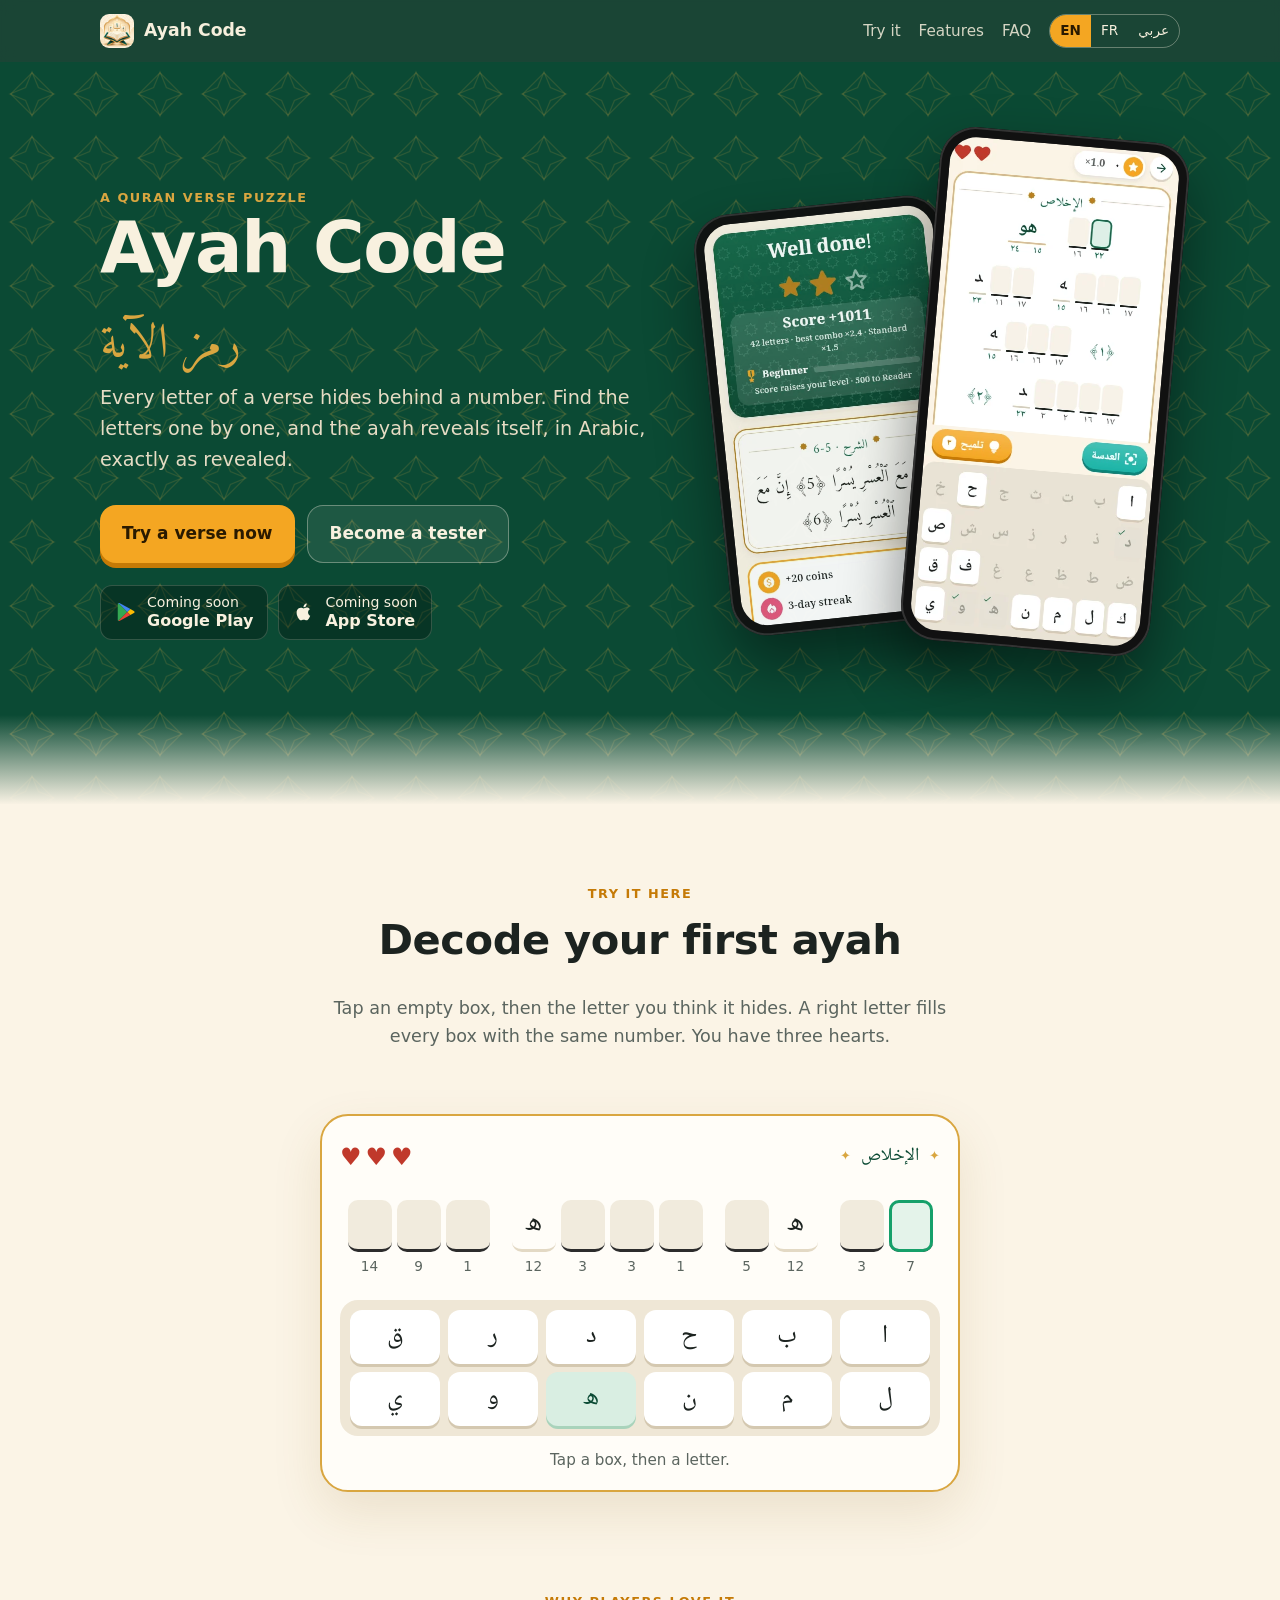
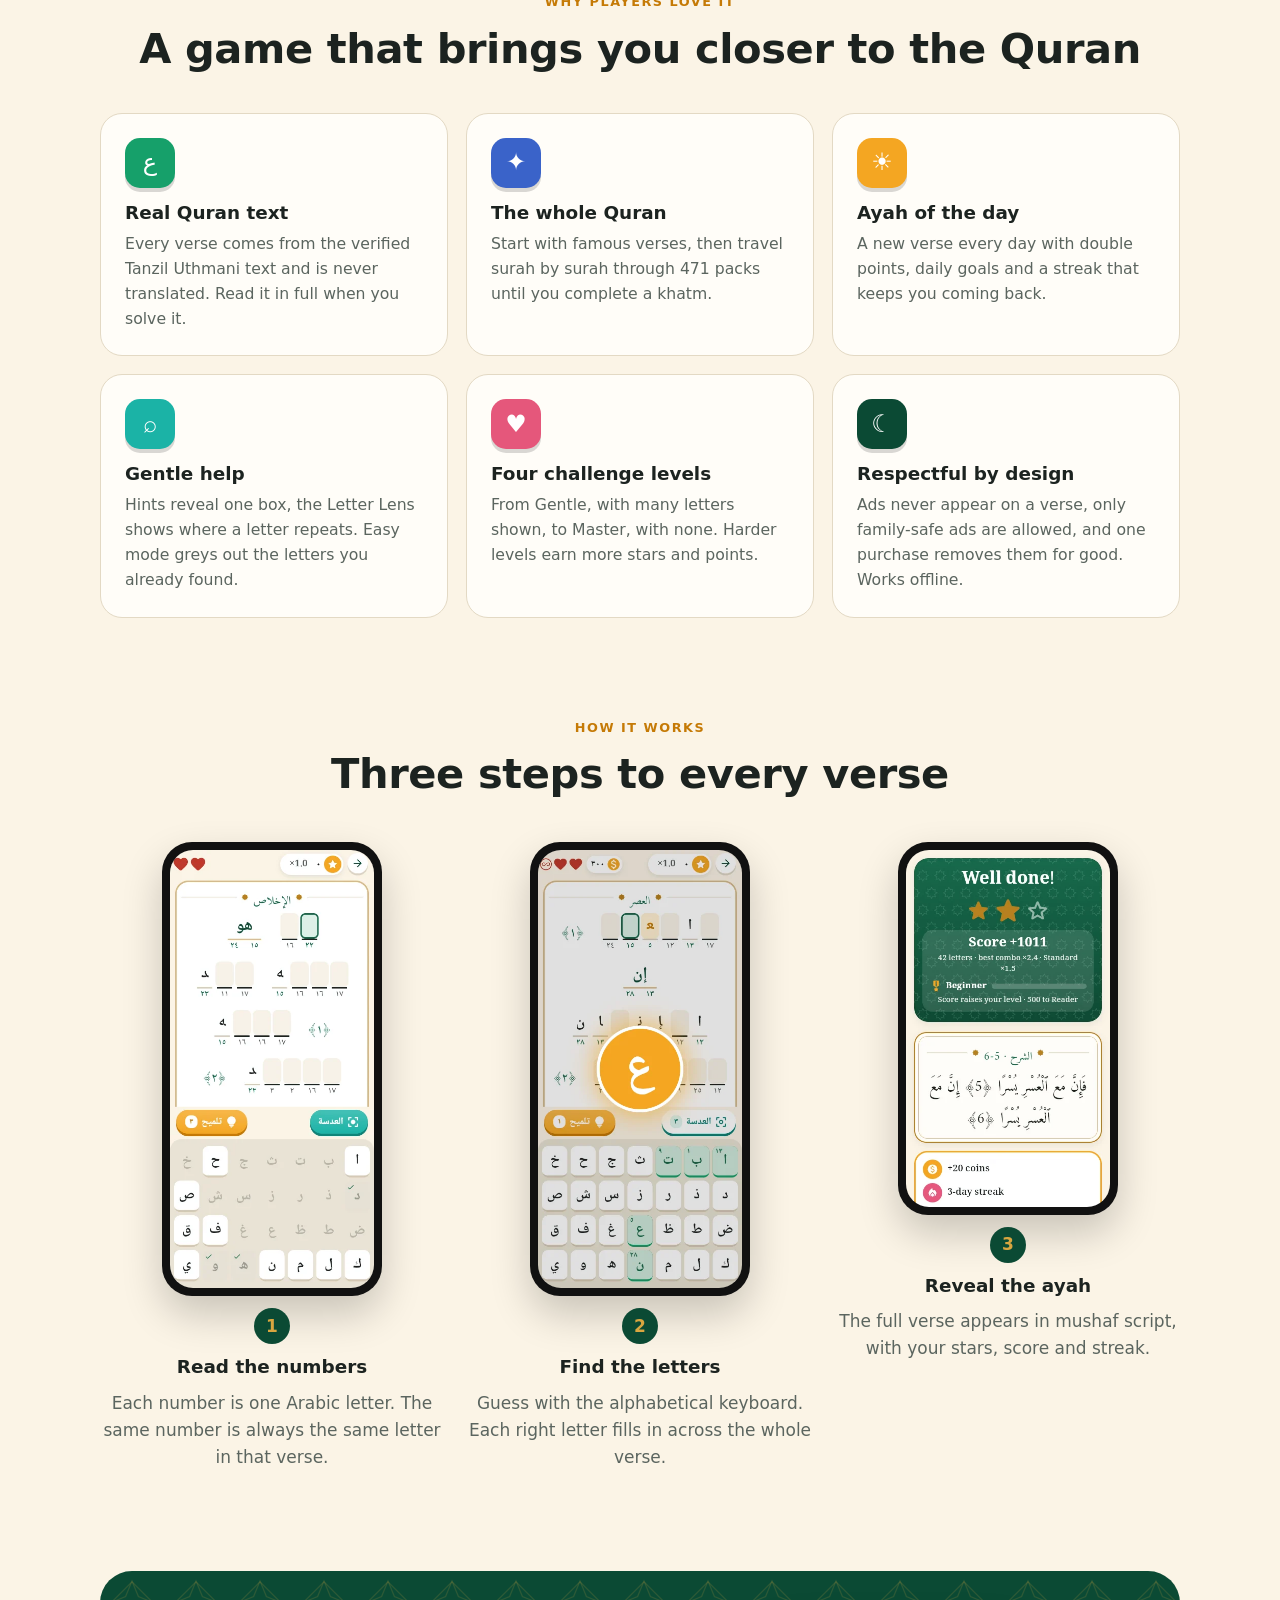
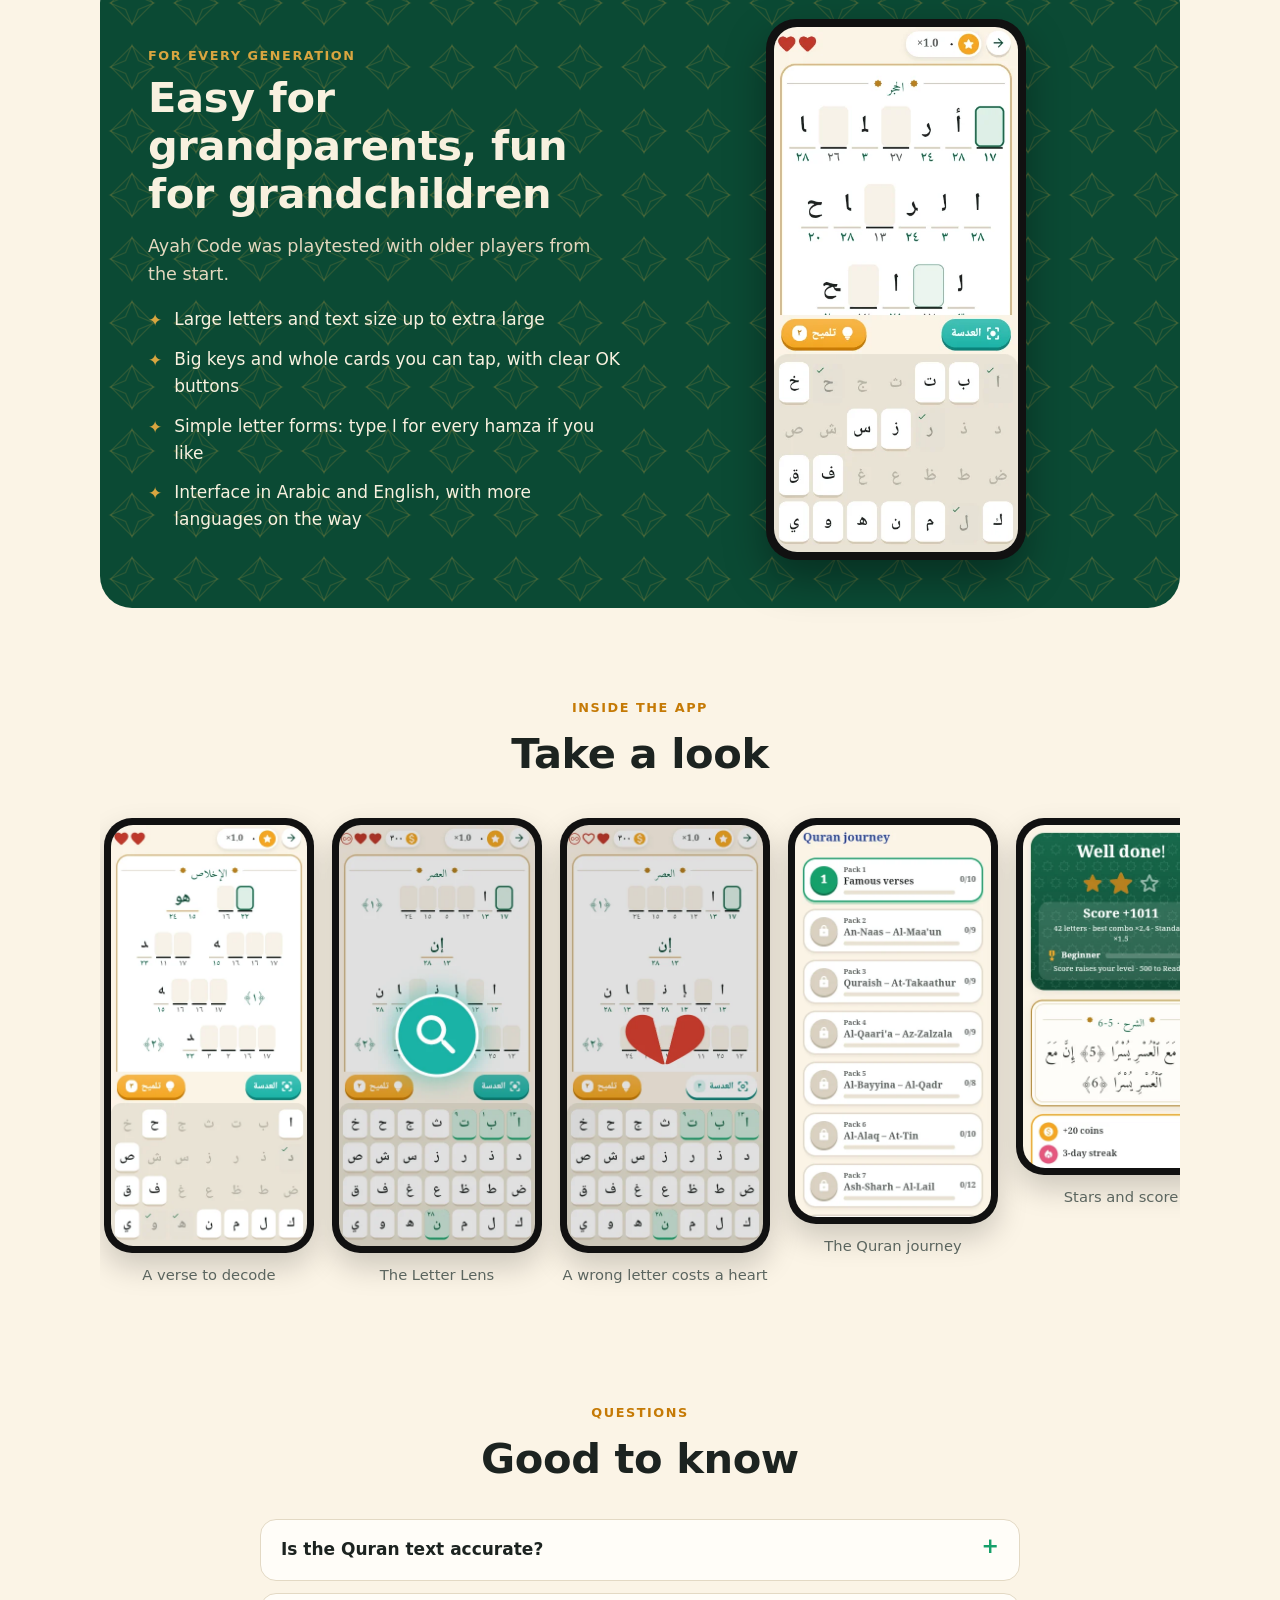
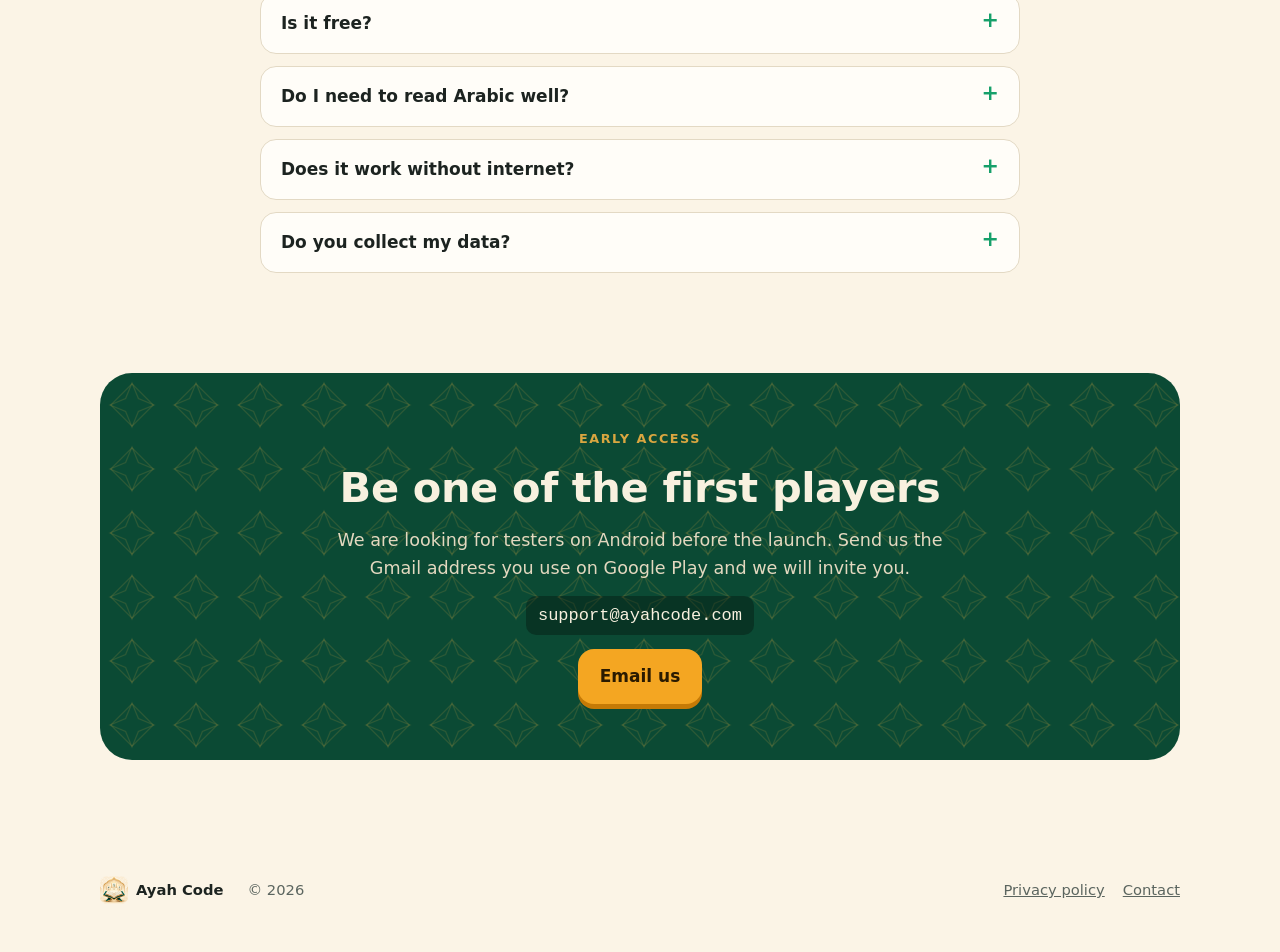
<file: index.html>
<!doctype html>
<html lang="en">
<head>
<meta charset="utf-8">
<meta name="viewport" content="width=device-width, initial-scale=1, viewport-fit=cover">
<title>Ayah Code · رمز الآية · Quran verse puzzle</title>
<meta name="description" content="Ayah Code is a calm puzzle game: every letter of a Quran verse hides behind a number. Find the letters and the ayah reveals itself, in Arabic, for every age.">
<meta property="og:title" content="Ayah Code · رمز الآية">
<meta property="og:description" content="Decode verses of the Holy Quran, letter by letter.">
<meta property="og:image" content="https://ayahcode.com/icon-192.png">
<meta name="theme-color" content="#0b4a34">
<link rel="icon" href="favicon.png">
<style>
@font-face{font-family:"Noto Naskh Arabic";src:url("NotoNaskhArabic.ttf") format("truetype");font-display:swap}
@font-face{font-family:"Amiri Quran";src:url("AmiriQuran.ttf") format("truetype");font-display:swap}
:root{
  --paper:#fbf4e6; --card:#fffdf8; --ink:#1c2320; --quiet:#5b655f; --line:#e3d9c4;
  --emerald:#16a06a; --emerald-deep:#0b4a34; --emerald-night:#073626; --mint:#dcefe5;
  --saffron:#f4a622; --saffron-deep:#c57a06; --gold:#d9a640; --rose:#e5577b; --heart:#c0392b; --lapis:#3a63c9; --turq:#1bb3a6;
  --sans:system-ui,-apple-system,"Segoe UI",Roboto,"Helvetica Neue",Arial,sans-serif;
  --arabic:"Noto Naskh Arabic","Geeza Pro","Arabic Typesetting",serif;
  --quran:"Amiri Quran","Noto Naskh Arabic",serif;
  --r:22px;
}
*{box-sizing:border-box}
[hidden]{display:none!important}
html{-webkit-text-size-adjust:100%;scroll-behavior:smooth}
body{margin:0;background:var(--paper);color:var(--ink);font-family:var(--sans);font-size:17px;line-height:1.6}
[dir=rtl] body, body[dir=rtl]{font-family:var(--arabic)}
html[dir=rtl] body{font-family:var(--arabic);font-size:18px}
img{max-width:100%;display:block}
a{color:inherit}
.wrap{max-width:1120px;margin:0 auto;padding-left:max(20px,env(safe-area-inset-left));padding-right:max(20px,env(safe-area-inset-right))}
h1,h2,h3{line-height:1.15;text-wrap:balance;margin:0}
h2{font-size:clamp(1.8rem,3.6vw,2.6rem);font-weight:800;letter-spacing:-.01em}
html[dir=rtl] h2{letter-spacing:0}
.eyebrow{font-size:.8rem;font-weight:700;letter-spacing:.12em;text-transform:uppercase;color:var(--saffron-deep)}
html[dir=rtl] .eyebrow{letter-spacing:0;font-size:.95rem}
.lead{color:var(--quiet);font-size:1.1rem;max-width:36em}

/* star lattice */
.lattice{background-color:var(--emerald-deep);
  background-image:url("data:image/svg+xml,%3Csvg xmlns='http://www.w3.org/2000/svg' width='64' height='64' viewBox='0 0 64 64'%3E%3Cg fill='none' stroke='%23d9a640' stroke-opacity='.16' stroke-width='1.2'%3E%3Cpath d='M32 10l6.4 15.6L54 32l-15.6 6.4L32 54l-6.4-15.6L10 32l15.6-6.4z'/%3E%3Crect x='17' y='17' width='30' height='30' transform='rotate(45 32 32)'/%3E%3C/g%3E%3C/svg%3E");}

/* nav */
.nav{position:sticky;top:0;z-index:20;background:rgba(7,54,38,.92);backdrop-filter:blur(8px);-webkit-backdrop-filter:blur(8px);color:#f6efdc;padding-top:env(safe-area-inset-top)}
.nav .wrap{display:flex;align-items:center;gap:14px;height:62px}
.nav .brand{display:flex;align-items:center;gap:10px;text-decoration:none;font-weight:800;font-size:1.08rem}
.nav .brand img{width:34px;height:34px;border-radius:9px}
.nav .links{margin-inline-start:auto;display:flex;align-items:center;gap:18px;font-size:.95rem}
.nav .links a{text-decoration:none;opacity:.85}
.nav .links a:hover{opacity:1}
.lang{display:flex;border:1px solid rgba(246,239,220,.35);border-radius:999px;overflow:hidden}
.lang button{background:none;border:0;color:inherit;font:inherit;font-size:.85rem;padding:5px 10px;cursor:pointer}
.lang button[aria-pressed=true]{background:var(--saffron);color:#2a1a00;font-weight:700}
@media (max-width:720px){.nav .links a.hide-sm{display:none}}

/* hero */
.hero{color:#f8f1df;overflow:hidden;position:relative}
.hero::after{content:"";position:absolute;inset:auto 0 -1px 0;height:90px;background:linear-gradient(to bottom,transparent,var(--paper))}
.hero .wrap{display:grid;grid-template-columns:1.1fr .9fr;gap:40px;align-items:center;padding-block:72px 110px;position:relative;z-index:1}
.hero h1{font-size:clamp(2.6rem,6vw,4.4rem);font-weight:850;letter-spacing:-.02em}
html[dir=rtl] .hero h1{letter-spacing:0}
.hero .ar-name{font-family:var(--quran);font-size:clamp(2rem,4.4vw,3rem);color:var(--gold);line-height:1.5;margin-top:4px}
.hero p.tag{font-size:1.2rem;max-width:30em;margin:18px 0 0;color:#e6dcc4}
.cta{display:flex;flex-wrap:wrap;gap:12px;margin-top:30px}
.btn{display:inline-flex;align-items:center;gap:10px;padding:14px 22px;border-radius:16px;font-weight:700;text-decoration:none;border:0;font:inherit;font-weight:700;cursor:pointer;transition:transform .15s}
.btn:active{transform:translateY(2px)}
.btn-gold{background:var(--saffron);color:#2a1a00;box-shadow:0 5px 0 var(--saffron-deep)}
.btn-ghost{background:rgba(255,255,255,.08);color:#f8f1df;border:1px solid rgba(248,241,223,.35)}
.store-note{display:flex;flex-wrap:wrap;gap:10px;margin-top:22px}
.store{display:flex;align-items:center;gap:10px;padding:8px 14px;border-radius:12px;background:rgba(0,0,0,.28);border:1px solid rgba(248,241,223,.18);font-size:.88rem;line-height:1.25}
.store b{display:block;font-size:1rem}
.store svg{width:22px;height:22px;flex:none}
.phones{position:relative;height:560px}
.phone{position:absolute;width:250px;border-radius:36px;padding:10px;background:#111;box-shadow:0 30px 60px rgba(0,0,0,.45),inset 0 0 0 2px #333}
.phone img{border-radius:27px;width:100%}
.phone.a{right:10px;top:0;transform:rotate(5deg);z-index:2}
.phone.b{left:0;top:70px;transform:rotate(-6deg);opacity:.95}
html[dir=rtl] .phone.a{right:auto;left:10px;transform:rotate(-5deg)}
html[dir=rtl] .phone.b{left:auto;right:0;transform:rotate(6deg)}
@media (max-width:880px){
  .hero .wrap{grid-template-columns:1fr;padding-block:48px 90px}
  .phones{height:430px;max-width:420px;margin:0 auto;width:100%}
  .phone{width:200px}
}

/* sections */
section{padding-block:80px}
.center{text-align:center;display:flex;flex-direction:column;align-items:center;gap:12px}

/* demo */
.demo-card{margin-top:34px;width:100%;max-width:640px;background:var(--card);border:2px solid var(--gold);border-radius:28px;padding:22px 18px 18px;box-shadow:0 20px 50px rgba(120,90,20,.12)}
.demo-top{display:flex;justify-content:space-between;align-items:center;margin-bottom:6px;direction:ltr}
.hearts{display:flex;gap:4px}
.hearts span{font-size:1.5rem;color:var(--heart);transition:transform .3s,opacity .3s}
.hearts span.lost{opacity:.2;transform:scale(.8)}
.surah{font-family:var(--arabic);color:var(--emerald-deep);font-size:1.15rem;display:flex;align-items:center;gap:10px}
.surah::before,.surah::after{content:"✦";color:var(--gold);font-size:.8rem}
.verse{direction:rtl;display:flex;flex-wrap:wrap;justify-content:center;gap:16px 22px;padding:18px 0 22px}
.word{display:flex;gap:5px}
.slot{display:flex;flex-direction:column;align-items:center;gap:4px;cursor:pointer;background:none;border:0;padding:0;font:inherit;color:inherit}
.slot .box{width:44px;height:52px;border-radius:10px;background:#f1ebdd;border-bottom:3px solid #2c2c2c;display:grid;place-items:center;font-family:var(--arabic);font-size:1.7rem;color:var(--ink);transition:background .2s,transform .2s}
.slot.given .box{background:transparent;border-bottom-color:var(--line)}
.slot.found .box{background:transparent;color:var(--emerald-deep);border-bottom-color:var(--emerald);animation:pop .35s}
.slot.sel .box{outline:3px solid var(--emerald);outline-offset:-3px;background:#e4f3ea}
.slot.peer .box{background:#eaf4ee}
.slot .num{font-size:.85rem;color:var(--quiet);font-variant-numeric:tabular-nums;font-family:var(--sans)}
.slot.found .num{color:var(--emerald)}
@keyframes pop{0%{transform:scale(.7)}60%{transform:scale(1.12)}100%{transform:scale(1)}}
.keys{direction:rtl;display:grid;grid-template-columns:repeat(6,1fr);gap:8px;background:#efe7d6;border-radius:18px;padding:10px}
.key{height:54px;border-radius:12px;border:0;background:#fff;box-shadow:0 3px 0 #d4c8b0;font-family:var(--arabic);font-size:1.6rem;cursor:pointer;color:var(--ink);transition:transform .1s}
.key:active{transform:translateY(2px);box-shadow:0 1px 0 #d4c8b0}
.key.used{background:#d9eee2;color:var(--emerald-deep);box-shadow:0 3px 0 #a9d3bb}
.key.miss{animation:shake .4s;background:#fde3e3}
@keyframes shake{20%,60%{transform:translateX(-5px)}40%,80%{transform:translateX(5px)}}
.demo-msg{min-height:1.6em;margin-top:12px;color:var(--quiet);font-size:.95rem}
.reveal{display:none;flex-direction:column;align-items:center;gap:8px;padding:10px 0 4px}
.reveal.show{display:flex;animation:fade .6s}
.reveal .q{font-family:var(--quran);font-size:clamp(2rem,6vw,2.8rem);color:var(--emerald-deep);direction:rtl;line-height:1.9}
.reveal .ref{color:var(--quiet)}
.reveal .stars{color:var(--gold);font-size:1.8rem;letter-spacing:6px}
@keyframes fade{from{opacity:0;transform:translateY(8px)}to{opacity:1;transform:none}}
.btn-green{background:var(--emerald);color:#fff;box-shadow:0 5px 0 #0c7049}

/* features */
.features{display:grid;grid-template-columns:repeat(3,1fr);gap:18px;margin-top:40px}
.feat{background:var(--card);border:1px solid var(--line);border-radius:var(--r);padding:24px;display:flex;flex-direction:column;gap:8px}
.feat .ic{width:50px;height:50px;border-radius:15px;display:grid;place-items:center;color:#fff;font-size:1.5rem;box-shadow:0 4px 0 rgba(0,0,0,.15)}
.feat h3{font-size:1.15rem;margin-top:6px}
.feat p{margin:0;color:var(--quiet);font-size:.98rem}
@media (max-width:880px){.features{grid-template-columns:1fr 1fr}}
@media (max-width:560px){.features{grid-template-columns:1fr}}

/* steps */
.steps{display:grid;grid-template-columns:repeat(3,1fr);gap:24px;margin-top:44px;counter-reset:s}
.step{display:flex;flex-direction:column;gap:12px;align-items:center;text-align:center}
.step .shot{width:220px;border-radius:30px;padding:8px;background:#111;box-shadow:0 18px 40px rgba(0,0,0,.2)}
.step .shot img{border-radius:23px}
.step .n{counter-increment:s;width:36px;height:36px;border-radius:50%;background:var(--emerald-deep);color:var(--gold);display:grid;place-items:center;font-weight:800}
.step .n::before{content:counter(s)}
.step h3{font-size:1.15rem}
.step p{margin:0;color:var(--quiet);max-width:22em}
@media (max-width:820px){.steps{grid-template-columns:1fr;gap:48px}}

/* everyone band */
.band{color:#f8f1df;border-radius:32px;padding:48px;display:grid;grid-template-columns:1fr 1fr;gap:40px;align-items:center}
.band .lead{color:#e3d8bf}
.band ul{list-style:none;margin:18px 0 0;padding:0;display:flex;flex-direction:column;gap:12px}
.band li{display:flex;gap:12px;align-items:flex-start}
.band li::before{content:"✦";color:var(--gold);flex:none;margin-top:1px}
.band .shot{max-width:260px;margin:0 auto;border-radius:30px;padding:8px;background:#111;box-shadow:0 18px 40px rgba(0,0,0,.35)}
.band .shot img{border-radius:23px}
@media (max-width:820px){.band{grid-template-columns:1fr;padding:32px 22px}}

/* gallery */
.gallery{display:flex;gap:18px;overflow-x:auto;padding:30px 4px 16px;scroll-snap-type:x mandatory;margin-top:10px}
.gallery figure{margin:0;flex:none;width:210px;scroll-snap-align:center;display:flex;flex-direction:column;gap:10px;align-items:center}
.gallery .shot{border-radius:28px;padding:7px;background:#111;box-shadow:0 14px 30px rgba(0,0,0,.18)}
.gallery .shot img{border-radius:22px}
.gallery figcaption{font-size:.92rem;color:var(--quiet);text-align:center}

/* faq */
.faq{max-width:760px;margin:36px auto 0;display:flex;flex-direction:column;gap:12px}
details{background:var(--card);border:1px solid var(--line);border-radius:16px;padding:16px 20px}
summary{cursor:pointer;font-weight:700;list-style:none;display:flex;justify-content:space-between;gap:12px}
summary::-webkit-details-marker{display:none}
summary::after{content:"+";color:var(--emerald);font-size:1.3rem;line-height:1}
details[open] summary::after{content:"–"}
details p{margin:10px 0 0;color:var(--quiet)}

/* beta */
.beta{text-align:center;color:#f8f1df;border-radius:32px;padding:56px 24px;display:flex;flex-direction:column;align-items:center;gap:14px}
.beta .lead{color:#e3d8bf;margin:0 auto}
.mail{font-family:ui-monospace,Menlo,Consolas,monospace;background:rgba(0,0,0,.3);padding:6px 12px;border-radius:10px;user-select:all;direction:ltr}

footer{padding-block:36px 48px;color:var(--quiet);font-size:.92rem}
footer .wrap{display:flex;flex-wrap:wrap;gap:10px 24px;align-items:center}
footer .brand{display:flex;align-items:center;gap:8px;font-weight:700;color:var(--ink)}
footer img{width:28px;height:28px;border-radius:7px}
footer nav{display:flex;gap:18px;margin-inline-start:auto}

:focus-visible{outline:3px solid var(--saffron);outline-offset:2px}
@media (prefers-reduced-motion:reduce){*{animation:none!important;transition:none!important;scroll-behavior:auto!important}}
</style>
</head>
<body>

<header class="nav">
  <div class="wrap">
    <a class="brand" href="#top"><img src="icon-192.png" alt=""><span>Ayah Code</span></a>
    <div class="links">
      <a href="#play" class="hide-sm" data-t="navTry">Try it</a>
      <a href="#features" class="hide-sm" data-t="navFeatures">Features</a>
      <a href="#faq" class="hide-sm" data-t="navFaq">FAQ</a>
      <div class="lang" role="group" aria-label="Language">
        <button type="button" data-lang="en">EN</button>
        <button type="button" data-lang="fr">FR</button>
        <button type="button" data-lang="ar">عربي</button>
      </div>
    </div>
  </div>
</header>

<div class="hero lattice" id="top">
  <div class="wrap">
    <div>
      <div class="eyebrow" style="color:var(--gold)" data-t="heroEyebrow">A Quran verse puzzle</div>
      <h1>Ayah Code</h1>
      <div class="ar-name" lang="ar">رمز الآية</div>
      <p class="tag" data-t="heroTag">Every letter of a verse hides behind a number. Find the letters one by one, and the ayah reveals itself, in Arabic, exactly as revealed.</p>
      <div class="cta">
        <a class="btn btn-gold" href="#play" data-t="heroCta">Try a verse now</a>
        <a class="btn btn-ghost" href="#beta" data-t="heroBeta">Become a tester</a>
      </div>
      <div class="store-note">
        <div class="store"><svg viewBox="0 0 24 24" aria-hidden="true"><path fill="#34a853" d="M3.6 2.3 13.4 12l-9.8 9.7c-.4-.2-.6-.6-.6-1.1V3.4c0-.5.2-.9.6-1.1z"/><path fill="#fbbc04" d="m16.8 15.4-3.4-3.4 3.4-3.4 3.8 2.2c1 .6 1 1.8 0 2.4z"/><path fill="#4285f4" d="M13.4 12 3.6 2.3c.3-.2.8-.2 1.2 0l12 6.3z"/><path fill="#ea4335" d="m13.4 12 3.4 3.4-12 6.3c-.4.2-.9.2-1.2 0z"/></svg><span><span data-t="soonPlay">Coming soon</span><b>Google Play</b></span></div>
        <div class="store"><svg viewBox="0 0 24 24" aria-hidden="true"><path fill="#f8f1df" d="M16.4 12.6c0-2.4 2-3.5 2-3.6-1.1-1.6-2.8-1.8-3.4-1.8-1.4-.1-2.8.9-3.5.9-.7 0-1.8-.9-3-.8-1.6 0-3 .9-3.8 2.3-1.6 2.8-.4 6.9 1.2 9.2.8 1.1 1.7 2.3 2.8 2.3 1.1 0 1.6-.7 3-.7s1.8.7 3 .7c1.2 0 2-1.1 2.8-2.3.9-1.3 1.2-2.5 1.3-2.6-.1 0-2.4-.9-2.4-3.6zM14.1 5.6c.6-.8 1-1.8.9-2.8-.9 0-2 .6-2.6 1.3-.6.7-1.1 1.7-.9 2.7 1 .1 2-.5 2.6-1.2z"/></svg><span><span data-t="soonApple">Coming soon</span><b>App Store</b></span></div>
      </div>
    </div>
    <div class="phones" aria-hidden="true">
      <div class="phone b"><img src="img/shot-score.webp" alt=""></div>
      <div class="phone a"><img src="img/shot-puzzle.webp" alt=""></div>
    </div>
  </div>
</div>

<main>
  <section id="play">
    <div class="wrap center">
      <div class="eyebrow" data-t="demoEyebrow">Try it here</div>
      <h2 data-t="demoTitle">Decode your first ayah</h2>
      <p class="lead" data-t="demoLead">Tap an empty box, then the letter you think it hides. A right letter fills every box with the same number. You have three hearts.</p>

      <div class="demo-card">
        <div class="demo-top">
          <div class="hearts" id="hearts"><span>♥</span><span>♥</span><span>♥</span></div>
          <div class="surah" lang="ar">الإخلاص</div>
        </div>
        <div class="verse" id="verse"></div>
        <div class="keys" id="keys"></div>
        <div class="demo-msg" id="msg" aria-live="polite"></div>
        <div class="reveal" id="reveal">
          <div class="stars">★★★</div>
          <div class="q" lang="ar">قُلْ هُوَ ٱللَّهُ أَحَدٌ</div>
          <div class="ref" data-t="demoRef">Surah Al-Ikhlas, verse 1</div>
          <button class="btn btn-green" id="again" type="button" data-t="demoAgain">Play again</button>
        </div>
      </div>
    </div>
  </section>

  <section id="features" style="padding-top:20px">
    <div class="wrap">
      <div class="center">
        <div class="eyebrow" data-t="featEyebrow">Why players love it</div>
        <h2 data-t="featTitle">A game that brings you closer to the Quran</h2>
      </div>
      <div class="features">
        <div class="feat"><div class="ic" style="background:var(--emerald)">ع</div><h3 data-t="f1t">Real Quran text</h3><p data-t="f1p">Every verse comes from the verified Tanzil Uthmani text and is never translated. Read it in full when you solve it.</p></div>
        <div class="feat"><div class="ic" style="background:var(--lapis)">✦</div><h3 data-t="f2t">The whole Quran</h3><p data-t="f2p">Start with famous verses, then travel surah by surah through 471 packs until you complete a khatm.</p></div>
        <div class="feat"><div class="ic" style="background:var(--saffron)">☀</div><h3 data-t="f3t">Ayah of the day</h3><p data-t="f3p">A new verse every day with double points, daily goals and a streak that keeps you coming back.</p></div>
        <div class="feat"><div class="ic" style="background:var(--turq)">⌕</div><h3 data-t="f4t">Gentle help</h3><p data-t="f4p">Hints reveal one box, the Letter Lens shows where a letter repeats. Easy mode greys out the letters you already found.</p></div>
        <div class="feat"><div class="ic" style="background:var(--rose)">♥</div><h3 data-t="f5t">Four challenge levels</h3><p data-t="f5p">From Gentle, with many letters shown, to Master, with none. Harder levels earn more stars and points.</p></div>
        <div class="feat"><div class="ic" style="background:var(--emerald-deep)">☾</div><h3 data-t="f6t">Respectful by design</h3><p data-t="f6p">Ads never appear on a verse, only family-safe ads are allowed, and one purchase removes them for good. Works offline.</p></div>
      </div>
    </div>
  </section>

  <section style="padding-top:20px">
    <div class="wrap">
      <div class="center">
        <div class="eyebrow" data-t="howEyebrow">How it works</div>
        <h2 data-t="howTitle">Three steps to every verse</h2>
      </div>
      <div class="steps">
        <div class="step"><div class="shot"><img src="img/shot-puzzle.webp" alt="" loading="lazy"></div><div class="n"></div><h3 data-t="s1t">Read the numbers</h3><p data-t="s1p">Each number is one Arabic letter. The same number is always the same letter in that verse.</p></div>
        <div class="step"><div class="shot"><img src="img/shot-hint.webp" alt="" loading="lazy"></div><div class="n"></div><h3 data-t="s2t">Find the letters</h3><p data-t="s2p">Guess with the alphabetical keyboard. Each right letter fills in across the whole verse.</p></div>
        <div class="step"><div class="shot"><img src="img/shot-score.webp" alt="" loading="lazy"></div><div class="n"></div><h3 data-t="s3t">Reveal the ayah</h3><p data-t="s3p">The full verse appears in mushaf script, with your stars, score and streak.</p></div>
      </div>
    </div>
  </section>

  <section style="padding-top:20px">
    <div class="wrap">
      <div class="band lattice">
        <div>
          <div class="eyebrow" style="color:var(--gold)" data-t="allEyebrow">For every generation</div>
          <h2 style="margin-top:8px" data-t="allTitle">Easy for grandparents, fun for grandchildren</h2>
          <p class="lead" style="margin-top:14px" data-t="allLead">Ayah Code was playtested with older players from the start.</p>
          <ul>
            <li data-t="all1">Large letters and text size up to extra large</li>
            <li data-t="all2">Big keys and whole cards you can tap, with clear OK buttons</li>
            <li data-t="all3">Simple letter forms: type ا for every hamza if you like</li>
            <li data-t="all4">Interface in Arabic and English, with more languages on the way</li>
          </ul>
        </div>
        <div class="shot"><img src="img/shot-large.webp" alt="" loading="lazy"></div>
      </div>
    </div>
  </section>

  <section style="padding-top:10px">
    <div class="wrap">
      <div class="center">
        <div class="eyebrow" data-t="galEyebrow">Inside the app</div>
        <h2 data-t="galTitle">Take a look</h2>
      </div>
      <div class="gallery">
        <figure><div class="shot"><img src="img/shot-puzzle.webp" alt="" loading="lazy"></div><figcaption data-t="g1">A verse to decode</figcaption></figure>
        <figure><div class="shot"><img src="img/shot-lens.webp" alt="" loading="lazy"></div><figcaption data-t="g2">The Letter Lens</figcaption></figure>
        <figure><div class="shot"><img src="img/shot-heart.webp" alt="" loading="lazy"></div><figcaption data-t="g3">A wrong letter costs a heart</figcaption></figure>
        <figure><div class="shot"><img src="img/shot-journey.webp" alt="" loading="lazy"></div><figcaption data-t="g4">The Quran journey</figcaption></figure>
        <figure><div class="shot"><img src="img/shot-score.webp" alt="" loading="lazy"></div><figcaption data-t="g5">Stars and score</figcaption></figure>
      </div>
    </div>
  </section>

  <section id="faq" style="padding-top:20px">
    <div class="wrap">
      <div class="center">
        <div class="eyebrow" data-t="faqEyebrow">Questions</div>
        <h2 data-t="faqTitle">Good to know</h2>
      </div>
      <div class="faq">
        <details><summary data-t="q1">Is the Quran text accurate?</summary><p data-t="a1">Yes. The verses come from Tanzil, a widely used verified source, and reviewed by people who know the Quran well. The text is always Arabic and never altered; only the letters are hidden for the game.</p></details>
        <details><summary data-t="q2">Is it free?</summary><p data-t="a2">Yes. The game is free with ads between puzzles. Ads are never shown on a verse. A single "Remove ads" purchase turns them off forever.</p></details>
        <details><summary data-t="q3">Do I need to read Arabic well?</summary><p data-t="a3">Knowing the Arabic letters is enough. Start on Gentle, where many letters are already shown, and use hints when you are stuck.</p></details>
        <details><summary data-t="q4">Does it work without internet?</summary><p data-t="a4">Yes. All verses are inside the app. Only ads need a connection.</p></details>
        <details><summary data-t="q5">Do you collect my data?</summary><p data-t="a5">There is no account. Your progress stays on your phone. Ads are served by Google AdMob, as explained in our privacy policy.</p></details>
      </div>
    </div>
  </section>

  <section id="beta" style="padding-top:20px">
    <div class="wrap">
      <div class="beta lattice">
        <div class="eyebrow" style="color:var(--gold)" data-t="betaEyebrow">Early access</div>
        <h2 data-t="betaTitle">Be one of the first players</h2>
        <p class="lead" data-t="betaLead">We are looking for testers on Android before the launch. Send us the Gmail address you use on Google Play and we will invite you.</p>
        <span class="mail">support@ayahcode.com</span>
        <a class="btn btn-gold" href="mailto:support@ayahcode.com?subject=Ayah%20Code%20tester" data-t="betaBtn">Email us</a>
      </div>
    </div>
  </section>
</main>

<footer>
  <div class="wrap">
    <span class="brand"><img src="icon-192.png" alt="">Ayah Code</span>
    <span>© 2026</span>
    <nav><a href="privacy.html" data-t="privacy">Privacy policy</a><a href="mailto:support@ayahcode.com" data-t="contact">Contact</a></nav>
  </div>
</footer>

<script>
(function(){
var T={
en:{},
fr:{navTry:"Essayer",navFeatures:"Fonctionnalités",navFaq:"FAQ",heroEyebrow:"Un jeu d'énigmes sur les versets du Coran",heroTag:"Chaque lettre d'un verset se cache derrière un chiffre. Trouvez les lettres une à une et l'ayah se révèle, en arabe, telle qu'elle a été révélée.",heroCta:"Essayer un verset",heroBeta:"Devenir testeur",soonPlay:"Bientôt sur",soonApple:"Bientôt sur",
demoEyebrow:"Essayez ici",demoTitle:"Déchiffrez votre première ayah",demoLead:"Touchez une case vide, puis la lettre qu'elle cache selon vous. Une bonne lettre remplit toutes les cases du même chiffre. Vous avez trois cœurs.",demoRef:"Sourate Al-Ikhlas, verset 1",demoAgain:"Rejouer",
featEyebrow:"Pourquoi on l'aime",featTitle:"Un jeu qui rapproche du Coran",f1t:"Le vrai texte du Coran",f1p:"Chaque verset provient du texte uthmani vérifié de Tanzil et n'est jamais traduit. Lisez-le en entier une fois résolu.",f2t:"Tout le Coran",f2p:"Commencez par des versets célèbres, puis parcourez les sourates à travers 471 étapes jusqu'à la khatm.",f3t:"L'ayah du jour",f3p:"Un nouveau verset chaque jour avec points doublés, objectifs quotidiens et une série qui donne envie de revenir.",f4t:"Une aide douce",f4p:"Les indices révèlent une case, la Loupe montre où une lettre se répète. Le mode Facile grise les lettres déjà trouvées.",f5t:"Quatre niveaux de défi",f5p:"Du niveau Doux, avec beaucoup de lettres affichées, au niveau Maître, sans aucune. Plus c'est difficile, plus on gagne.",f6t:"Respectueux par nature",f6p:"Jamais de publicité sur un verset, uniquement des publicités tout public, et un seul achat les supprime pour toujours. Fonctionne hors ligne.",
howEyebrow:"Comment ça marche",howTitle:"Trois étapes pour chaque verset",s1t:"Lisez les chiffres",s1p:"Chaque chiffre est une lettre arabe. Dans un même verset, un chiffre correspond toujours à la même lettre.",s2t:"Trouvez les lettres",s2p:"Devinez avec le clavier alphabétique. Chaque bonne lettre se place dans tout le verset.",s3t:"Révélez l'ayah",s3p:"Le verset complet apparaît en écriture du mushaf, avec vos étoiles, votre score et votre série.",
allEyebrow:"Pour toutes les générations",allTitle:"Facile pour les grands-parents, amusant pour les petits-enfants",allLead:"Ayah Code a été testé avec des joueurs âgés dès le début.",all1:"Grandes lettres et taille de texte jusqu'à très grand",all2:"Grandes touches, cartes entièrement cliquables et boutons OK clairs",all3:"Formes simples : tapez ا pour toutes les hamzas si vous voulez",all4:"Interface en arabe et en anglais, d'autres langues arrivent",
galEyebrow:"Dans l'application",galTitle:"Aperçu",g1:"Un verset à déchiffrer",g2:"La Loupe",g3:"Une mauvaise lettre coûte un cœur",g4:"Le voyage dans le Coran",g5:"Étoiles et score",
faqEyebrow:"Questions",faqTitle:"Bon à savoir",q1:"Le texte du Coran est-il exact ?",a1:"Oui. Les versets proviennent de Tanzil, une source vérifiée et largement utilisée, et sont relus par des personnes qui connaissent bien le Coran. Le texte est toujours en arabe et jamais modifié ; seules les lettres sont cachées pour le jeu.",q2:"Est-ce gratuit ?",a2:"Oui. Le jeu est gratuit avec des publicités entre les énigmes, jamais sur un verset. Un achat unique « Supprimer les publicités » les retire pour toujours.",q3:"Faut-il bien lire l'arabe ?",a3:"Connaître les lettres arabes suffit. Commencez au niveau Doux, où beaucoup de lettres sont affichées, et utilisez les indices.",q4:"Fonctionne-t-il sans internet ?",a4:"Oui. Tous les versets sont dans l'application. Seules les publicités ont besoin d'une connexion.",q5:"Collectez-vous mes données ?",a5:"Il n'y a pas de compte. Votre progression reste sur votre téléphone. Les publicités sont fournies par Google AdMob, comme expliqué dans notre politique de confidentialité.",
betaEyebrow:"Accès anticipé",betaTitle:"Soyez parmi les premiers joueurs",betaLead:"Nous cherchons des testeurs Android avant le lancement. Envoyez-nous l'adresse Gmail que vous utilisez sur Google Play et nous vous inviterons.",betaBtn:"Nous écrire",privacy:"Politique de confidentialité",contact:"Contact"},
ar:{navTry:"جرّبها",navFeatures:"المزايا",navFaq:"أسئلة",heroEyebrow:"لعبة ألغاز من آيات القرآن",heroTag:"كل حرف من حروف الآية مخفيّ خلف رقم. اكتشف الحروف واحدًا تلو الآخر لتظهر الآية كاملة بالعربية كما أُنزلت.",heroCta:"جرّب آية الآن",heroBeta:"كن من المختبرين",soonPlay:"قريبًا على",soonApple:"قريبًا على",
demoEyebrow:"جرّبها هنا",demoTitle:"فكّ رمز آيتك الأولى",demoLead:"اضغط على مربّع فارغ، ثم على الحرف الذي تظنّه. الحرف الصحيح يملأ كل المربّعات التي تحمل الرقم نفسه. لديك ثلاثة قلوب.",demoRef:"سورة الإخلاص، الآية ١",demoAgain:"العب مجددًا",
featEyebrow:"لماذا يحبّها اللاعبون",featTitle:"لعبة تقرّبك من القرآن",f1t:"نصّ القرآن الصحيح",f1p:"كل آية مأخوذة من النص العثماني الموثّق من موقع تنزيل، ولا تُترجم أبدًا. اقرأها كاملة عند حلّها.",f2t:"القرآن كاملًا",f2p:"ابدأ بآيات مشهورة، ثم تنقّل سورة بعد سورة عبر ٤٧١ مجموعة حتى تختم القرآن.",f3t:"آية اليوم",f3p:"آية جديدة كل يوم بنقاط مضاعفة، ومهام يومية، وسلسلة أيام تشجّعك على العودة.",f4t:"مساعدة لطيفة",f4p:"التلميح يكشف مربّعًا، والعدسة تُظهر أين يتكرّر الحرف. والوضع السهل يُعتّم الحروف التي وجدتها.",f5t:"أربعة مستويات تحدٍّ",f5p:"من «ميسّر» حيث تظهر حروف كثيرة، إلى «متقن» بلا أي حرف. المستوى الأصعب يمنح نجومًا ونقاطًا أكثر.",f6t:"احترام في كل تفصيل",f6p:"لا إعلان فوق أي آية، والإعلانات مناسبة للعائلة فقط، وشراء واحد يزيلها نهائيًا. تعمل دون إنترنت.",
howEyebrow:"كيف تلعب",howTitle:"ثلاث خطوات لكل آية",s1t:"اقرأ الأرقام",s1p:"كل رقم يرمز إلى حرف عربي، والرقم نفسه هو دائمًا الحرف نفسه في الآية.",s2t:"اكتشف الحروف",s2p:"خمّن بلوحة المفاتيح الأبجدية، وكل حرف صحيح يظهر في الآية كلها.",s3t:"تظهر الآية",s3p:"تظهر الآية كاملة بخط المصحف مع نجومك ونقاطك وسلسلة أيامك.",
allEyebrow:"لكل الأجيال",allTitle:"سهلة للأجداد، ممتعة للأحفاد",allLead:"جُرّبت رمز الآية مع لاعبين كبار في السن منذ البداية.",all1:"حروف كبيرة وحجم خط يصل إلى كبير جدًا",all2:"مفاتيح كبيرة وبطاقات يمكن الضغط عليها كاملة وأزرار «موافق» واضحة",all3:"أشكال حروف مبسّطة: اكتب ا لكل همزة إن شئت",all4:"الواجهة بالعربية والإنجليزية، ولغات أخرى قريبًا",
galEyebrow:"داخل التطبيق",galTitle:"ألقِ نظرة",g1:"آية لفكّ رمزها",g2:"العدسة",g3:"الحرف الخاطئ يكلّفك قلبًا",g4:"رحلة القرآن",g5:"النجوم والنقاط",
faqEyebrow:"أسئلة",faqTitle:"معلومات مفيدة",q1:"هل نص القرآن صحيح؟",a1:"نعم. الآيات مأخوذة من «تنزيل»، وهو مصدر موثّق واسع الاستخدام، ويراجعها أشخاص يعرفون القرآن جيدًا. النص عربي دائمًا ولا يُغيَّر؛ فقط تُخفى الحروف من أجل اللعبة.",q2:"هل اللعبة مجانية؟",a2:"نعم. اللعبة مجانية مع إعلانات بين الألغاز، ولا تظهر الإعلانات فوق أي آية. وشراء واحد «إزالة الإعلانات» يوقفها نهائيًا.",q3:"هل أحتاج إلى إتقان القراءة بالعربية؟",a3:"تكفي معرفة الحروف العربية. ابدأ بمستوى «ميسّر» حيث تظهر حروف كثيرة، واستعن بالتلميحات.",q4:"هل تعمل دون إنترنت؟",a4:"نعم. كل الآيات موجودة داخل التطبيق، والإعلانات فقط تحتاج إلى اتصال.",q5:"هل تجمعون بياناتي؟",a5:"لا يوجد حساب، وتقدّمك يبقى على هاتفك. الإعلانات تقدّمها Google AdMob كما هو موضّح في سياسة الخصوصية.",
betaEyebrow:"وصول مبكر",betaTitle:"كن من أوائل اللاعبين",betaLead:"نبحث عن مختبرين على أندرويد قبل الإطلاق. أرسل لنا عنوان Gmail الذي تستخدمه على Google Play وسنرسل لك دعوة.",betaBtn:"راسلنا",privacy:"سياسة الخصوصية",contact:"تواصل معنا"}
};
document.querySelectorAll('[data-t]').forEach(function(el){T.en[el.dataset.t]=el.innerHTML});
var lang='en';
try{lang=localStorage.getItem('ac-lang')||''}catch(e){}
if(!T[lang]){var n=(navigator.language||'en').slice(0,2);lang=T[n]?n:'en'}
function setLang(l){
  lang=l;
  document.documentElement.lang=l;
  document.documentElement.dir=l==='ar'?'rtl':'ltr';
  document.querySelectorAll('[data-t]').forEach(function(el){var v=T[l][el.dataset.t]||T.en[el.dataset.t];if(v)el.innerHTML=v});
  document.querySelectorAll('.lang button').forEach(function(b){b.setAttribute('aria-pressed',b.dataset.lang===l)});
  try{localStorage.setItem('ac-lang',l)}catch(e){}
  render();
}
document.querySelectorAll('.lang button').forEach(function(b){b.addEventListener('click',function(){setLang(b.dataset.lang)})});

/* demo: قل هو الله احد */
var words=[['ق','ل'],['ه','و'],['ا','ل','ل','ه'],['ا','ح','د']];
var code={'ق':7,'ل':3,'ه':12,'و':5,'ا':1,'ح':9,'د':14};
var given={'ه':true};
var keys=['ا','ب','ح','د','ر','ق','ل','م','ن','ه','و','ي'];
var M={en:{start:'Tap a box, then a letter.',good:'Well found!',bad:'Not this one. A heart is lost.',out:'No hearts left. Try again!',again:'Try again'},
       fr:{start:'Touchez une case, puis une lettre.',good:'Bien trouvé !',bad:'Ce n’est pas celle-ci. Un cœur en moins.',out:'Plus de cœurs. Réessayez !',again:'Réessayer'},
       ar:{start:'اضغط على مربّع ثم على حرف.',good:'أحسنت!',bad:'ليس هذا الحرف. خسرت قلبًا.',out:'نفدت القلوب. حاول مجددًا!',again:'حاول مجددًا'}};
var found,hearts,sel,msgKey;
function reset(){found=Object.assign({},given);hearts=3;sel=null;msgKey='start';pickNext();render();document.getElementById('reveal').classList.remove('show');document.getElementById('keys').hidden=false}
function digits(n){return lang==='ar'?String(n).replace(/\d/g,function(d){return '٠١٢٣٤٥٦٧٨٩'[d]}):String(n)}
function pickNext(){sel=null;for(var w=0;w<words.length;w++)for(var i=0;i<words[w].length;i++){if(!found[words[w][i]]){sel=words[w][i];return}}}
function render(){
  if(found===undefined)return;
  var v=document.getElementById('verse');v.innerHTML='';
  words.forEach(function(w){var wd=document.createElement('div');wd.className='word';
    w.forEach(function(ch){var b=document.createElement('button');b.type='button';
      var isF=found[ch];b.className='slot'+(given[ch]?' given':isF?' found':'')+(sel===ch&&!isF?' sel':'');
      b.innerHTML='<span class="box">'+(isF?ch:'')+'</span><span class="num">'+digits(code[ch])+'</span>';
      b.setAttribute('aria-label',isF?ch:digits(code[ch]));
      b.addEventListener('click',function(){if(!found[ch]&&hearts>0){sel=ch;render()}});
      wd.appendChild(b)});
    v.appendChild(wd)});
  var k=document.getElementById('keys');k.innerHTML='';
  keys.forEach(function(ch){var b=document.createElement('button');b.type='button';b.className='key'+(found[ch]?' used':'');b.textContent=ch;
    b.addEventListener('click',function(){press(ch,b)});k.appendChild(b)});
  var hs=document.querySelectorAll('#hearts span');hs.forEach(function(h,i){h.classList.toggle('lost',i>=hearts)});
  document.getElementById('msg').textContent=M[lang][msgKey]||'';
}
function press(ch,btn){
  if(hearts<=0||!sel)return;
  if(ch===sel){found[ch]=true;msgKey='good';pickNext();render();
    if(!sel){document.getElementById('keys').hidden=true;document.getElementById('msg').textContent='';document.getElementById('reveal').classList.add('show')}}
  else{hearts--;msgKey=hearts>0?'bad':'out';render();var nb=[].find.call(document.querySelectorAll('.key'),function(x){return x.textContent===ch});
    if(nb){nb.classList.add('miss')}
    if(hearts<=0){setTimeout(reset,1800)}}
}
document.getElementById('again').addEventListener('click',reset);
reset();
setLang(lang);
})();
</script>
</body>
</html>
</file>
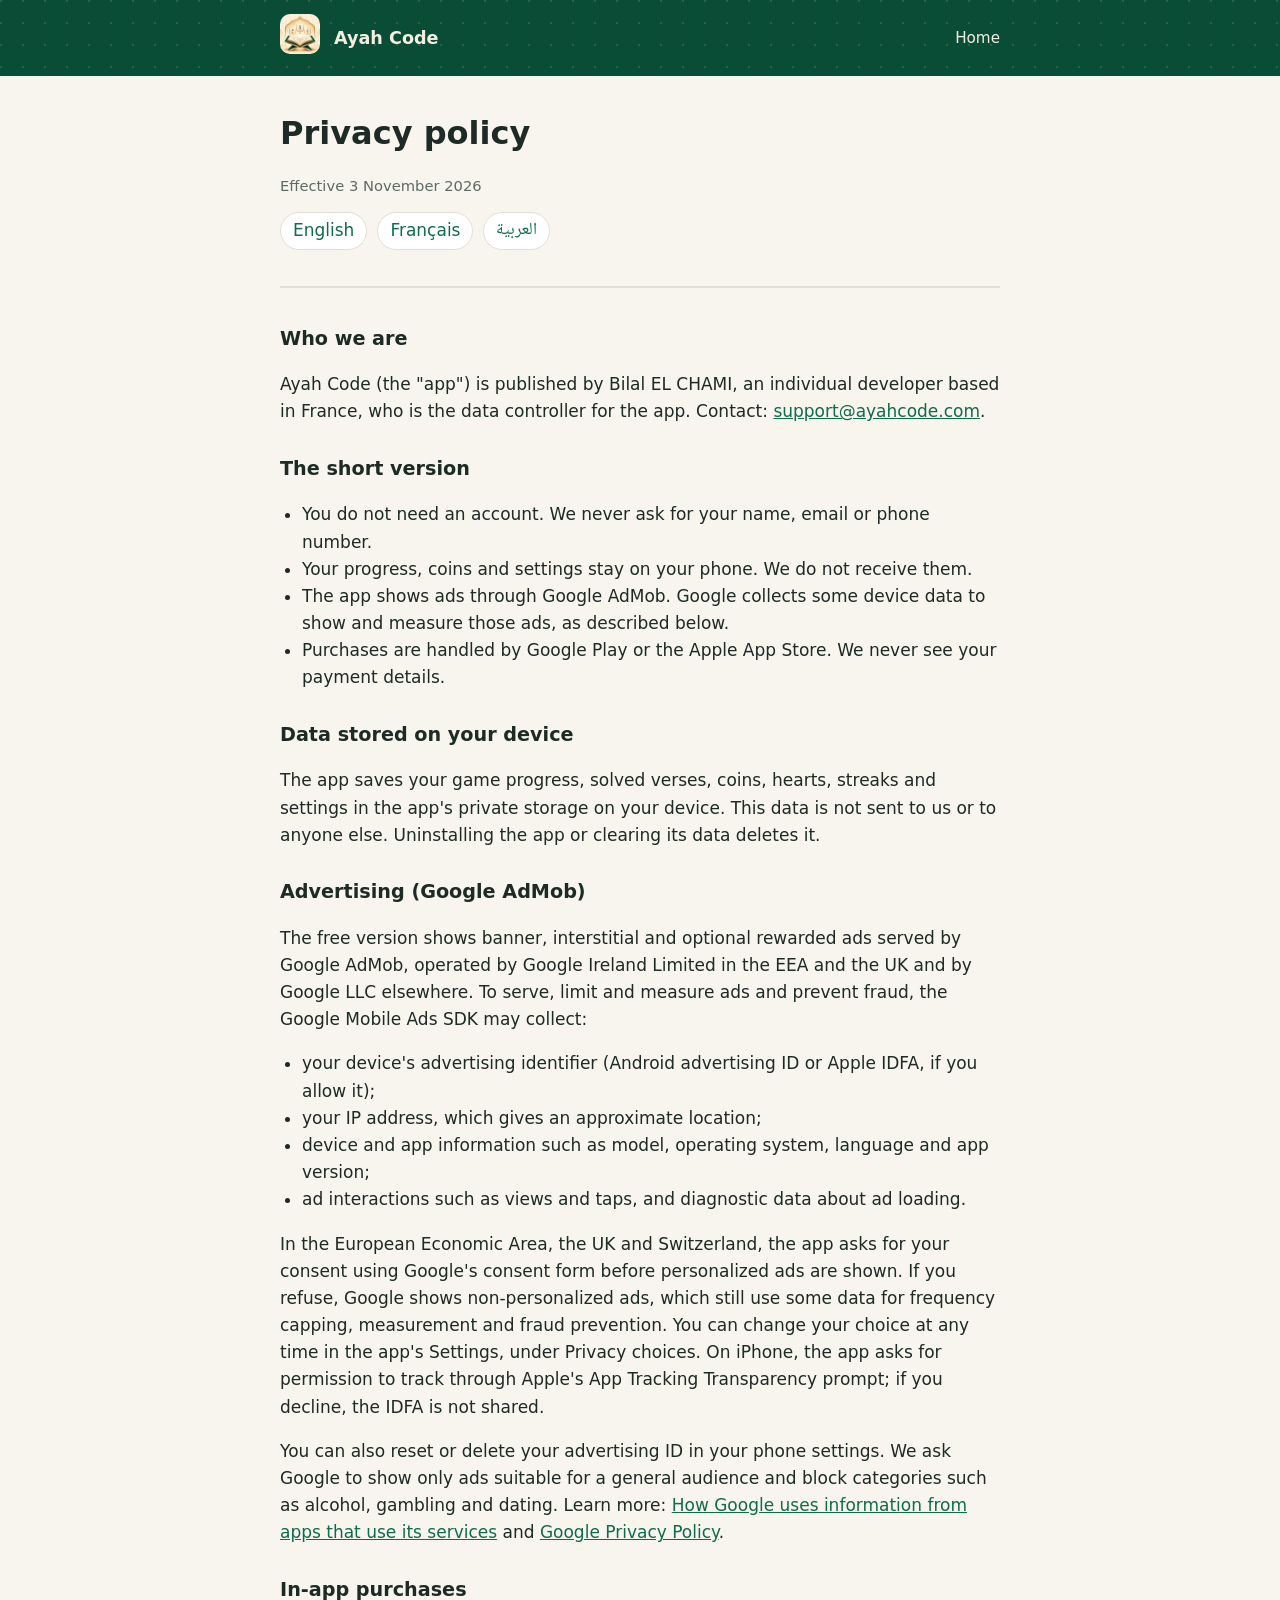
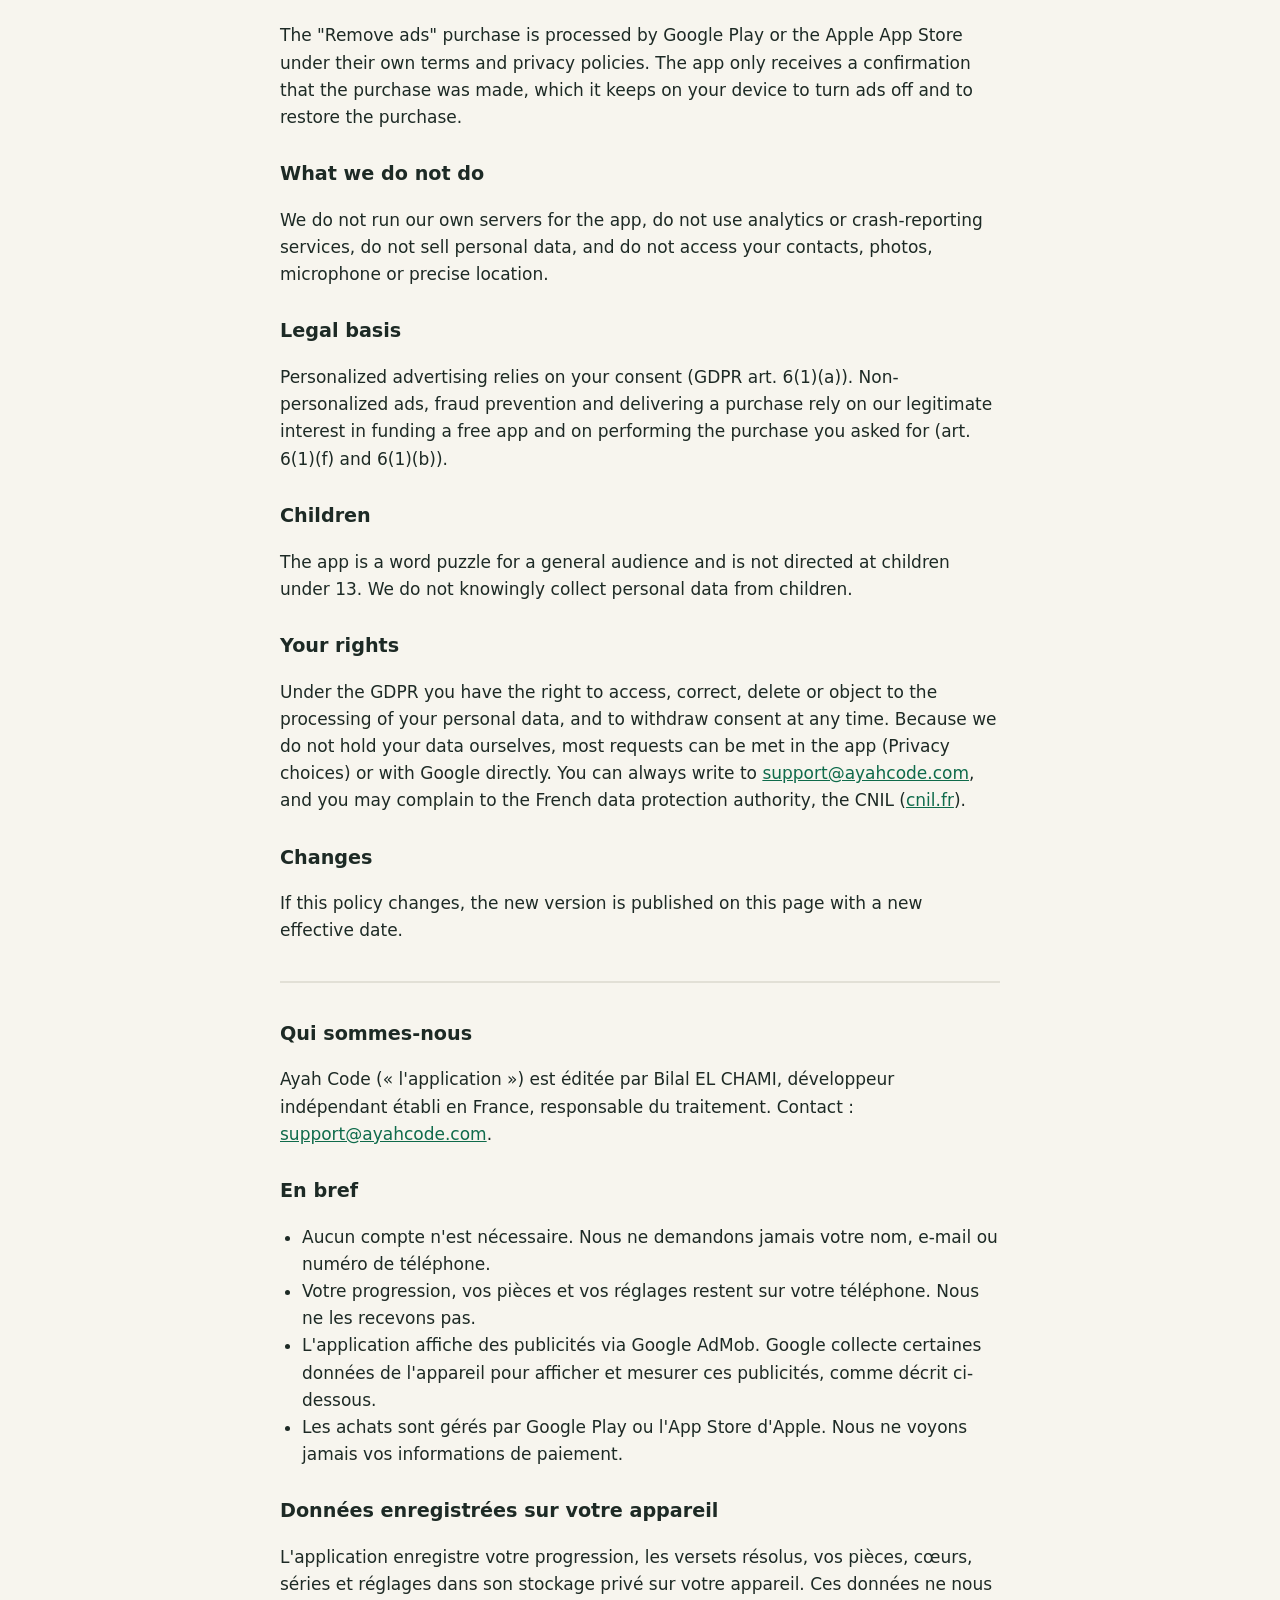
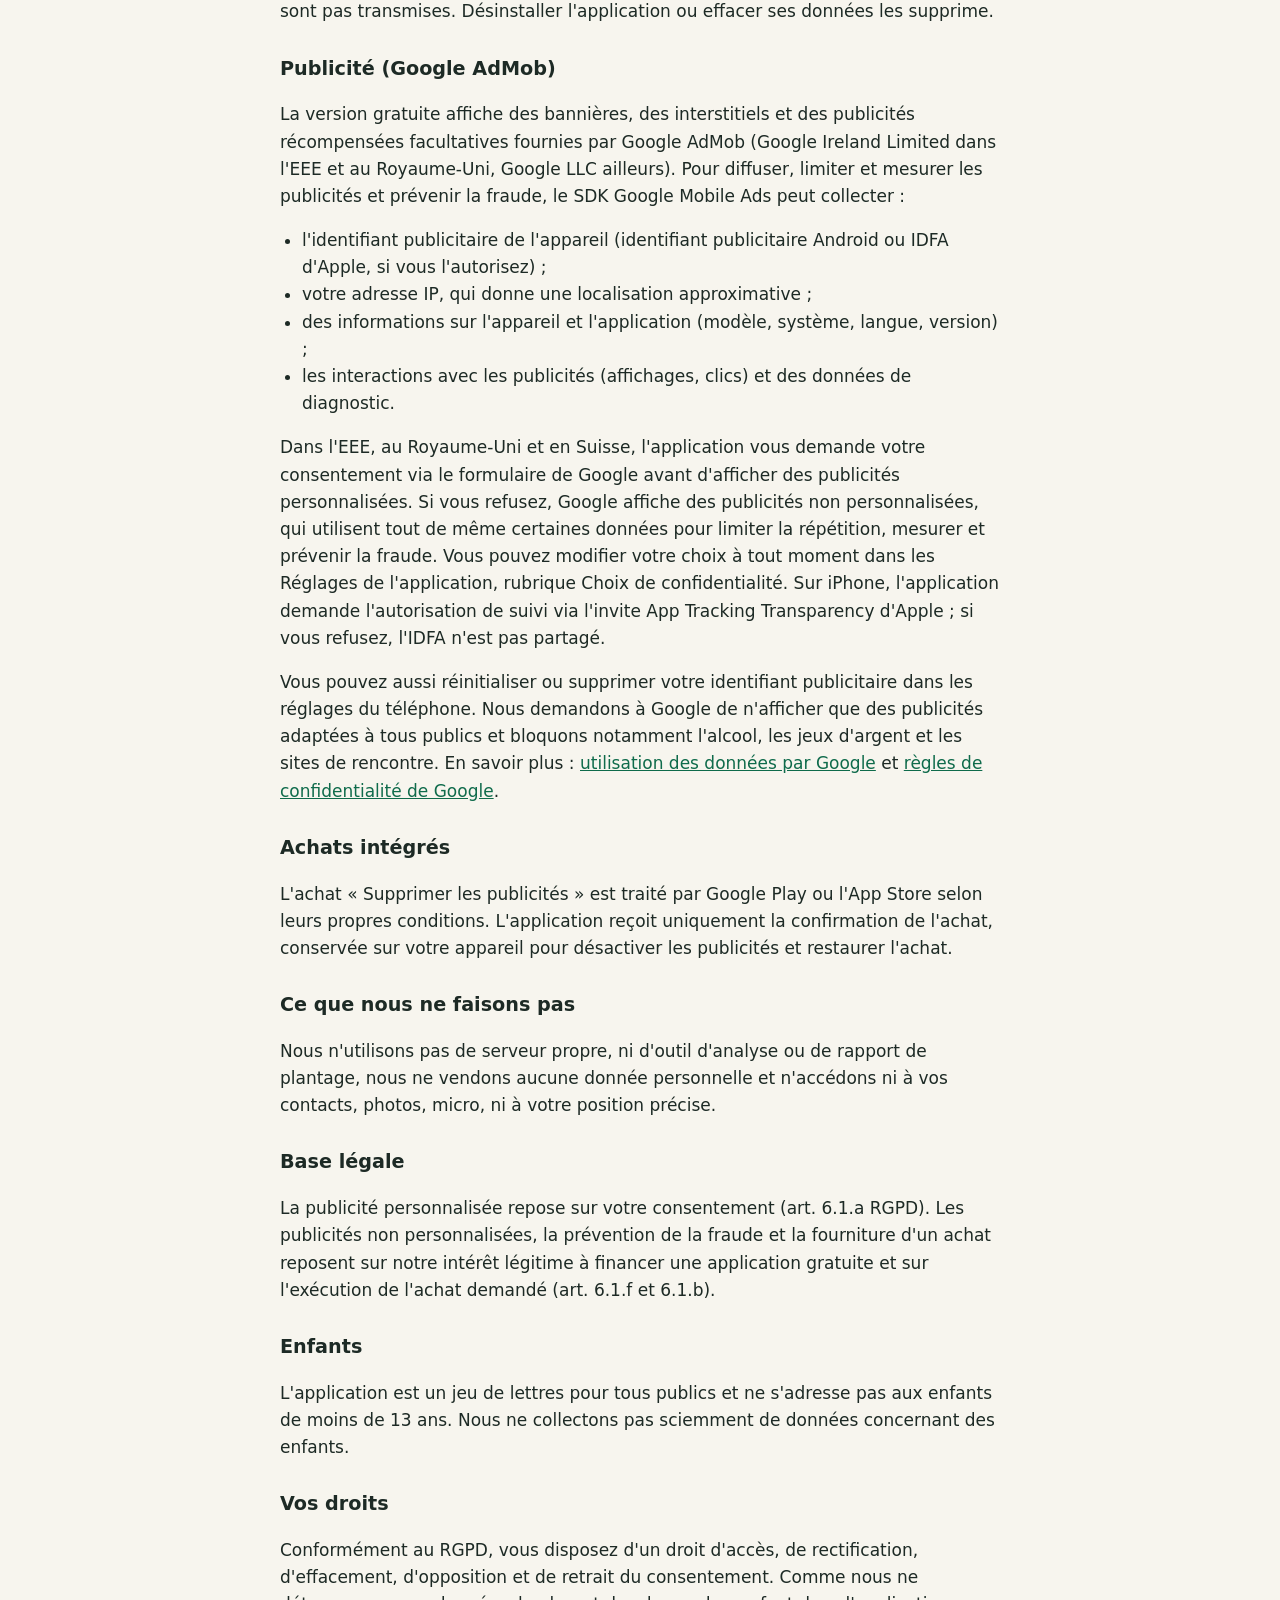
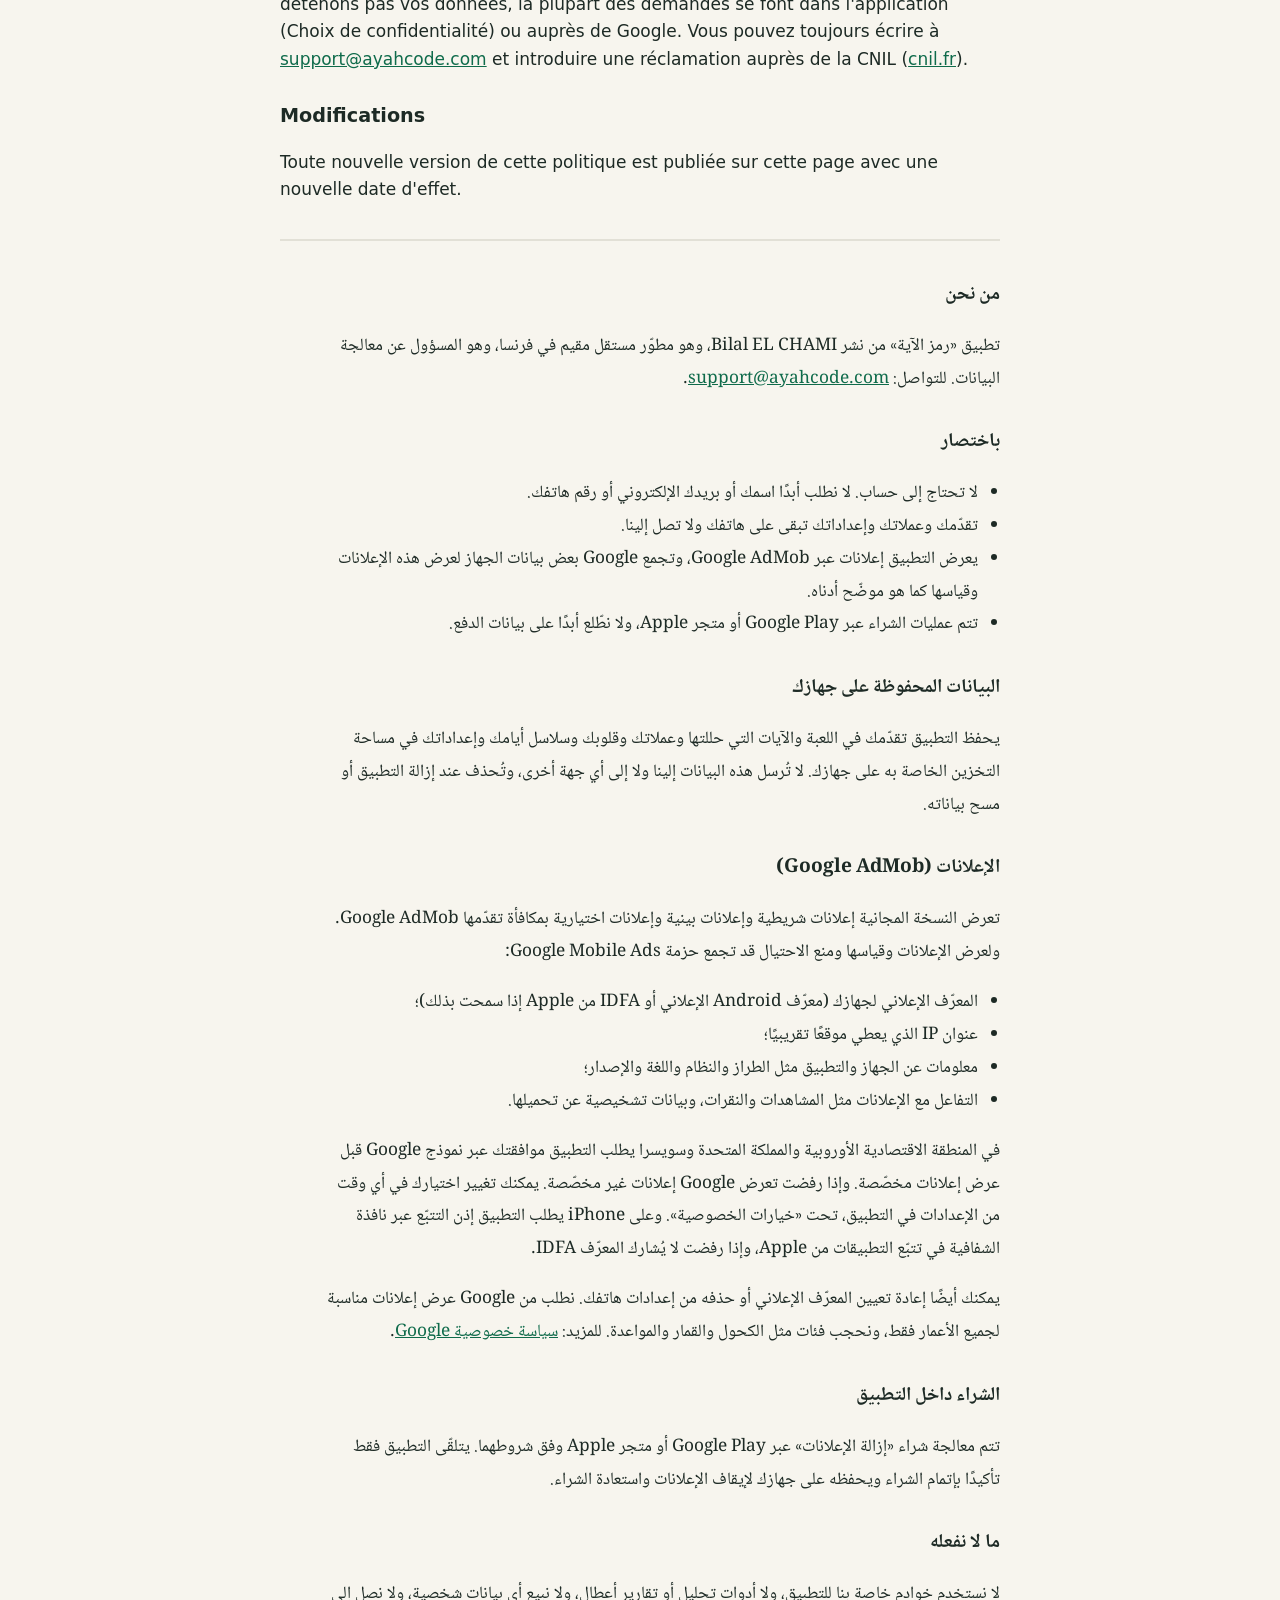
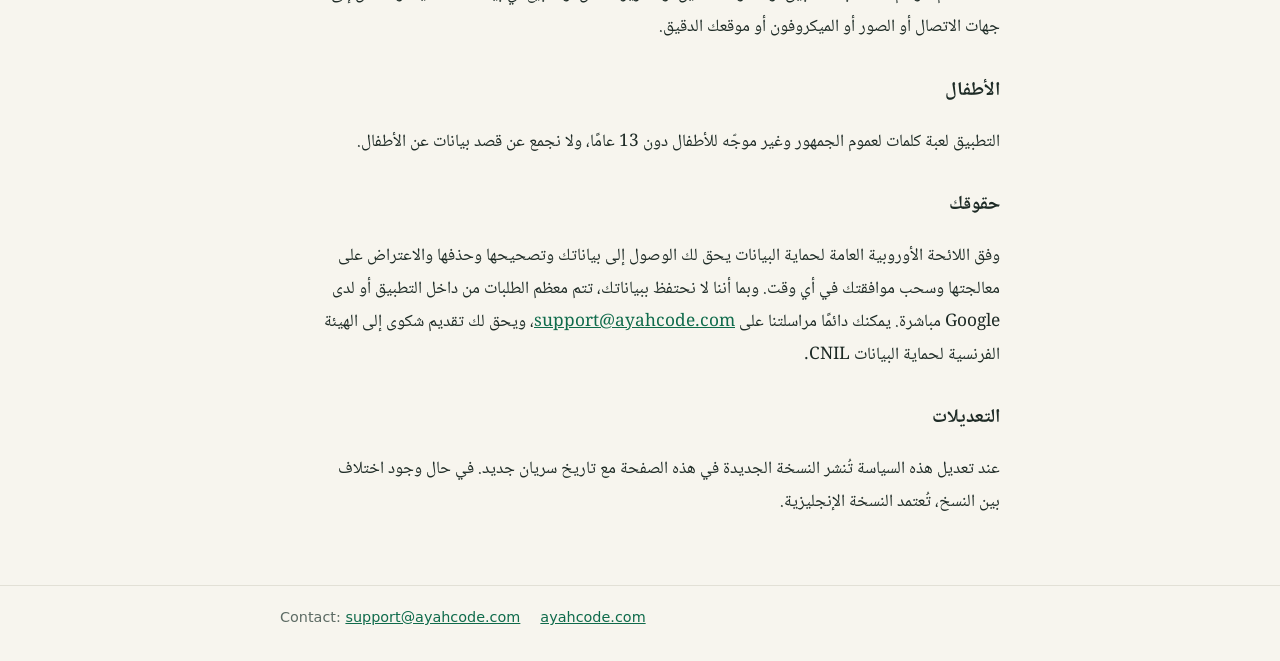
<file: privacy.html>
<!doctype html>
<html lang="en">
<head>
<meta charset="utf-8">
<meta name="viewport" content="width=device-width, initial-scale=1">
<title>Privacy policy · Ayah Code</title>
<meta name="description" content="Privacy policy of the Ayah Code app.">
<link rel="icon" href="favicon.png">
<link rel="stylesheet" href="style.css">
</head>
<body>
<header class="top"><div class="wrap">
  <a href="./"><img src="icon-192.png" alt=""></a>
  <a href="./" class="brand">Ayah Code</a>
  <nav><a href="./">Home</a></nav>
</div></header>

<main class="wrap policy">
  <h1>Privacy policy</h1>
  <p class="updated">Effective 3 November 2026</p>
  <div class="langs"><a href="#en">English</a><a href="#fr">Français</a><a href="#ar" lang="ar" class="ar">العربية</a></div>

  <section class="lang" id="en" lang="en">
    <h2>Who we are</h2>
    <p>Ayah Code (the "app") is published by Bilal EL CHAMI, an individual developer based in France, who is the data controller for the app. Contact: <a href="mailto:support@ayahcode.com">support@ayahcode.com</a>.</p>

    <h2>The short version</h2>
    <ul>
      <li>You do not need an account. We never ask for your name, email or phone number.</li>
      <li>Your progress, coins and settings stay on your phone. We do not receive them.</li>
      <li>The app shows ads through Google AdMob. Google collects some device data to show and measure those ads, as described below.</li>
      <li>Purchases are handled by Google Play or the Apple App Store. We never see your payment details.</li>
    </ul>

    <h2>Data stored on your device</h2>
    <p>The app saves your game progress, solved verses, coins, hearts, streaks and settings in the app's private storage on your device. This data is not sent to us or to anyone else. Uninstalling the app or clearing its data deletes it.</p>

    <h2>Advertising (Google AdMob)</h2>
    <p>The free version shows banner, interstitial and optional rewarded ads served by Google AdMob, operated by Google Ireland Limited in the EEA and the UK and by Google LLC elsewhere. To serve, limit and measure ads and prevent fraud, the Google Mobile Ads SDK may collect:</p>
    <ul>
      <li>your device's advertising identifier (Android advertising ID or Apple IDFA, if you allow it);</li>
      <li>your IP address, which gives an approximate location;</li>
      <li>device and app information such as model, operating system, language and app version;</li>
      <li>ad interactions such as views and taps, and diagnostic data about ad loading.</li>
    </ul>
    <p>In the European Economic Area, the UK and Switzerland, the app asks for your consent using Google's consent form before personalized ads are shown. If you refuse, Google shows non-personalized ads, which still use some data for frequency capping, measurement and fraud prevention. You can change your choice at any time in the app's Settings, under Privacy choices. On iPhone, the app asks for permission to track through Apple's App Tracking Transparency prompt; if you decline, the IDFA is not shared.</p>
    <p>You can also reset or delete your advertising ID in your phone settings. We ask Google to show only ads suitable for a general audience and block categories such as alcohol, gambling and dating. Learn more: <a href="https://policies.google.com/technologies/partner-sites" rel="noopener">How Google uses information from apps that use its services</a> and <a href="https://policies.google.com/privacy" rel="noopener">Google Privacy Policy</a>.</p>

    <h2>In-app purchases</h2>
    <p>The "Remove ads" purchase is processed by Google Play or the Apple App Store under their own terms and privacy policies. The app only receives a confirmation that the purchase was made, which it keeps on your device to turn ads off and to restore the purchase.</p>

    <h2>What we do not do</h2>
    <p>We do not run our own servers for the app, do not use analytics or crash-reporting services, do not sell personal data, and do not access your contacts, photos, microphone or precise location.</p>

    <h2>Legal basis</h2>
    <p>Personalized advertising relies on your consent (GDPR art. 6(1)(a)). Non-personalized ads, fraud prevention and delivering a purchase rely on our legitimate interest in funding a free app and on performing the purchase you asked for (art. 6(1)(f) and 6(1)(b)).</p>

    <h2>Children</h2>
    <p>The app is a word puzzle for a general audience and is not directed at children under 13. We do not knowingly collect personal data from children.</p>

    <h2>Your rights</h2>
    <p>Under the GDPR you have the right to access, correct, delete or object to the processing of your personal data, and to withdraw consent at any time. Because we do not hold your data ourselves, most requests can be met in the app (Privacy choices) or with Google directly. You can always write to <a href="mailto:support@ayahcode.com">support@ayahcode.com</a>, and you may complain to the French data protection authority, the CNIL (<a href="https://www.cnil.fr" rel="noopener">cnil.fr</a>).</p>

    <h2>Changes</h2>
    <p>If this policy changes, the new version is published on this page with a new effective date.</p>
  </section>

  <section class="lang" id="fr" lang="fr">
    <h2>Qui sommes-nous</h2>
    <p>Ayah Code (« l'application ») est éditée par Bilal EL CHAMI, développeur indépendant établi en France, responsable du traitement. Contact : <a href="mailto:support@ayahcode.com">support@ayahcode.com</a>.</p>

    <h2>En bref</h2>
    <ul>
      <li>Aucun compte n'est nécessaire. Nous ne demandons jamais votre nom, e-mail ou numéro de téléphone.</li>
      <li>Votre progression, vos pièces et vos réglages restent sur votre téléphone. Nous ne les recevons pas.</li>
      <li>L'application affiche des publicités via Google AdMob. Google collecte certaines données de l'appareil pour afficher et mesurer ces publicités, comme décrit ci-dessous.</li>
      <li>Les achats sont gérés par Google Play ou l'App Store d'Apple. Nous ne voyons jamais vos informations de paiement.</li>
    </ul>

    <h2>Données enregistrées sur votre appareil</h2>
    <p>L'application enregistre votre progression, les versets résolus, vos pièces, cœurs, séries et réglages dans son stockage privé sur votre appareil. Ces données ne nous sont pas transmises. Désinstaller l'application ou effacer ses données les supprime.</p>

    <h2>Publicité (Google AdMob)</h2>
    <p>La version gratuite affiche des bannières, des interstitiels et des publicités récompensées facultatives fournies par Google AdMob (Google Ireland Limited dans l'EEE et au Royaume-Uni, Google LLC ailleurs). Pour diffuser, limiter et mesurer les publicités et prévenir la fraude, le SDK Google Mobile Ads peut collecter :</p>
    <ul>
      <li>l'identifiant publicitaire de l'appareil (identifiant publicitaire Android ou IDFA d'Apple, si vous l'autorisez) ;</li>
      <li>votre adresse IP, qui donne une localisation approximative ;</li>
      <li>des informations sur l'appareil et l'application (modèle, système, langue, version) ;</li>
      <li>les interactions avec les publicités (affichages, clics) et des données de diagnostic.</li>
    </ul>
    <p>Dans l'EEE, au Royaume-Uni et en Suisse, l'application vous demande votre consentement via le formulaire de Google avant d'afficher des publicités personnalisées. Si vous refusez, Google affiche des publicités non personnalisées, qui utilisent tout de même certaines données pour limiter la répétition, mesurer et prévenir la fraude. Vous pouvez modifier votre choix à tout moment dans les Réglages de l'application, rubrique Choix de confidentialité. Sur iPhone, l'application demande l'autorisation de suivi via l'invite App Tracking Transparency d'Apple ; si vous refusez, l'IDFA n'est pas partagé.</p>
    <p>Vous pouvez aussi réinitialiser ou supprimer votre identifiant publicitaire dans les réglages du téléphone. Nous demandons à Google de n'afficher que des publicités adaptées à tous publics et bloquons notamment l'alcool, les jeux d'argent et les sites de rencontre. En savoir plus : <a href="https://policies.google.com/technologies/partner-sites?hl=fr" rel="noopener">utilisation des données par Google</a> et <a href="https://policies.google.com/privacy?hl=fr" rel="noopener">règles de confidentialité de Google</a>.</p>

    <h2>Achats intégrés</h2>
    <p>L'achat « Supprimer les publicités » est traité par Google Play ou l'App Store selon leurs propres conditions. L'application reçoit uniquement la confirmation de l'achat, conservée sur votre appareil pour désactiver les publicités et restaurer l'achat.</p>

    <h2>Ce que nous ne faisons pas</h2>
    <p>Nous n'utilisons pas de serveur propre, ni d'outil d'analyse ou de rapport de plantage, nous ne vendons aucune donnée personnelle et n'accédons ni à vos contacts, photos, micro, ni à votre position précise.</p>

    <h2>Base légale</h2>
    <p>La publicité personnalisée repose sur votre consentement (art. 6.1.a RGPD). Les publicités non personnalisées, la prévention de la fraude et la fourniture d'un achat reposent sur notre intérêt légitime à financer une application gratuite et sur l'exécution de l'achat demandé (art. 6.1.f et 6.1.b).</p>

    <h2>Enfants</h2>
    <p>L'application est un jeu de lettres pour tous publics et ne s'adresse pas aux enfants de moins de 13 ans. Nous ne collectons pas sciemment de données concernant des enfants.</p>

    <h2>Vos droits</h2>
    <p>Conformément au RGPD, vous disposez d'un droit d'accès, de rectification, d'effacement, d'opposition et de retrait du consentement. Comme nous ne détenons pas vos données, la plupart des demandes se font dans l'application (Choix de confidentialité) ou auprès de Google. Vous pouvez toujours écrire à <a href="mailto:support@ayahcode.com">support@ayahcode.com</a> et introduire une réclamation auprès de la CNIL (<a href="https://www.cnil.fr" rel="noopener">cnil.fr</a>).</p>

    <h2>Modifications</h2>
    <p>Toute nouvelle version de cette politique est publiée sur cette page avec une nouvelle date d'effet.</p>
  </section>

  <section class="lang ar" id="ar" lang="ar" dir="rtl">
    <h2>من نحن</h2>
    <p>تطبيق «رمز الآية» من نشر Bilal EL CHAMI، وهو مطوّر مستقل مقيم في فرنسا، وهو المسؤول عن معالجة البيانات. للتواصل: <a href="mailto:support@ayahcode.com">support@ayahcode.com</a>.</p>

    <h2>باختصار</h2>
    <ul>
      <li>لا تحتاج إلى حساب. لا نطلب أبدًا اسمك أو بريدك الإلكتروني أو رقم هاتفك.</li>
      <li>تقدّمك وعملاتك وإعداداتك تبقى على هاتفك ولا تصل إلينا.</li>
      <li>يعرض التطبيق إعلانات عبر Google AdMob، وتجمع Google بعض بيانات الجهاز لعرض هذه الإعلانات وقياسها كما هو موضّح أدناه.</li>
      <li>تتم عمليات الشراء عبر Google Play أو متجر Apple، ولا نطّلع أبدًا على بيانات الدفع.</li>
    </ul>

    <h2>البيانات المحفوظة على جهازك</h2>
    <p>يحفظ التطبيق تقدّمك في اللعبة والآيات التي حللتها وعملاتك وقلوبك وسلاسل أيامك وإعداداتك في مساحة التخزين الخاصة به على جهازك. لا تُرسل هذه البيانات إلينا ولا إلى أي جهة أخرى، وتُحذف عند إزالة التطبيق أو مسح بياناته.</p>

    <h2>الإعلانات (Google AdMob)</h2>
    <p>تعرض النسخة المجانية إعلانات شريطية وإعلانات بينية وإعلانات اختيارية بمكافأة تقدّمها Google AdMob. ولعرض الإعلانات وقياسها ومنع الاحتيال قد تجمع حزمة Google Mobile Ads:</p>
    <ul>
      <li>المعرّف الإعلاني لجهازك (معرّف Android الإعلاني أو IDFA من Apple إذا سمحت بذلك)؛</li>
      <li>عنوان IP الذي يعطي موقعًا تقريبيًا؛</li>
      <li>معلومات عن الجهاز والتطبيق مثل الطراز والنظام واللغة والإصدار؛</li>
      <li>التفاعل مع الإعلانات مثل المشاهدات والنقرات، وبيانات تشخيصية عن تحميلها.</li>
    </ul>
    <p>في المنطقة الاقتصادية الأوروبية والمملكة المتحدة وسويسرا يطلب التطبيق موافقتك عبر نموذج Google قبل عرض إعلانات مخصّصة. وإذا رفضت تعرض Google إعلانات غير مخصّصة. يمكنك تغيير اختيارك في أي وقت من الإعدادات في التطبيق، تحت «خيارات الخصوصية». وعلى iPhone يطلب التطبيق إذن التتبّع عبر نافذة الشفافية في تتبّع التطبيقات من Apple، وإذا رفضت لا يُشارك المعرّف IDFA.</p>
    <p>يمكنك أيضًا إعادة تعيين المعرّف الإعلاني أو حذفه من إعدادات هاتفك. نطلب من Google عرض إعلانات مناسبة لجميع الأعمار فقط، ونحجب فئات مثل الكحول والقمار والمواعدة. للمزيد: <a href="https://policies.google.com/privacy?hl=ar" rel="noopener">سياسة خصوصية Google</a>.</p>

    <h2>الشراء داخل التطبيق</h2>
    <p>تتم معالجة شراء «إزالة الإعلانات» عبر Google Play أو متجر Apple وفق شروطهما. يتلقّى التطبيق فقط تأكيدًا بإتمام الشراء ويحفظه على جهازك لإيقاف الإعلانات واستعادة الشراء.</p>

    <h2>ما لا نفعله</h2>
    <p>لا نستخدم خوادم خاصة بنا للتطبيق، ولا أدوات تحليل أو تقارير أعطال، ولا نبيع أي بيانات شخصية، ولا نصل إلى جهات الاتصال أو الصور أو الميكروفون أو موقعك الدقيق.</p>

    <h2>الأطفال</h2>
    <p>التطبيق لعبة كلمات لعموم الجمهور وغير موجّه للأطفال دون 13 عامًا، ولا نجمع عن قصد بيانات عن الأطفال.</p>

    <h2>حقوقك</h2>
    <p>وفق اللائحة الأوروبية العامة لحماية البيانات يحق لك الوصول إلى بياناتك وتصحيحها وحذفها والاعتراض على معالجتها وسحب موافقتك في أي وقت. وبما أننا لا نحتفظ ببياناتك، تتم معظم الطلبات من داخل التطبيق أو لدى Google مباشرة. يمكنك دائمًا مراسلتنا على <a href="mailto:support@ayahcode.com">support@ayahcode.com</a>، ويحق لك تقديم شكوى إلى الهيئة الفرنسية لحماية البيانات CNIL.</p>

    <h2>التعديلات</h2>
    <p>عند تعديل هذه السياسة تُنشر النسخة الجديدة في هذه الصفحة مع تاريخ سريان جديد. في حال وجود اختلاف بين النسخ، تُعتمد النسخة الإنجليزية.</p>
  </section>
</main>

<footer><div class="wrap">
  <span>Contact: <a href="mailto:support@ayahcode.com">support@ayahcode.com</a></span>
  <a href="./">ayahcode.com</a>
</div></footer>
</body>
</html>
</file>
<file: style.css>
@font-face{font-family:"Noto Naskh Arabic";src:url("NotoNaskhArabic.ttf") format("truetype");font-display:swap}
:root{
  --bg:#f7f5ee; --surface:#ffffff; --fg:#1d2a25; --muted:#5d6b64; --line:#e2e0d6;
  --emerald:#0f6b4b; --emerald-deep:#0a4d36; --saffron:#c98a12;
  --sans:system-ui,-apple-system,"Segoe UI",Roboto,"Helvetica Neue",Arial,sans-serif;
  --arabic:"Noto Naskh Arabic","Geeza Pro","Arabic Typesetting",serif;
}
@media (prefers-color-scheme:dark){:root{
  --bg:#101714; --surface:#17211d; --fg:#e6ede9; --muted:#9fb1a8; --line:#2a3832;
  --emerald:#4cc497; --emerald-deep:#0c3a2a; --saffron:#f0b44f; color-scheme:dark}}
*{box-sizing:border-box}
html{-webkit-text-size-adjust:100%}
body{margin:0;background:var(--bg);color:var(--fg);font-family:var(--sans);font-size:17px;line-height:1.6}
a{color:var(--emerald)}
.wrap{max-width:760px;margin:0 auto;padding:0 20px}
header.top{background:var(--emerald-deep);color:#f4efe0;
  background-image:radial-gradient(circle at 1px 1px,rgba(240,180,79,.18) 1px,transparent 0);background-size:22px 22px}
header.top .wrap{display:flex;align-items:center;gap:14px;padding-block:14px}
header.top a{color:#f4efe0;text-decoration:none}
header.top img{width:40px;height:40px;border-radius:10px}
header.top .brand{font-weight:700;font-size:1.1rem}
header.top nav{margin-left:auto;display:flex;gap:16px;font-size:.95rem}
.hero{text-align:center;padding-block:56px 32px;display:flex;flex-direction:column;align-items:center;gap:12px}
.hero img{width:128px;height:128px;border-radius:28px;box-shadow:0 8px 24px rgba(0,0,0,.18)}
.hero h1{margin:8px 0 0;font-size:2.4rem;line-height:1.1}
.ar{font-family:var(--arabic);direction:rtl}
.hero .ar{font-size:1.9rem;color:var(--emerald)}
.hero p{max-width:34em;margin:0;color:var(--muted)}
.badge{display:inline-block;margin-top:10px;padding:8px 16px;border-radius:999px;border:1px solid var(--saffron);color:var(--saffron);font-weight:600;font-size:.95rem}
.cards{display:grid;grid-template-columns:repeat(auto-fit,minmax(200px,1fr));gap:14px;padding-block:8px 40px}
.card{background:var(--surface);border:1px solid var(--line);border-radius:14px;padding:16px 18px}
.card h2{font-size:1.05rem;margin:0 0 4px}
.card p{margin:0;color:var(--muted);font-size:.95rem}
.ar-block{background:var(--surface);border:1px solid var(--line);border-radius:14px;padding:18px 20px;margin-bottom:40px;font-size:1.15rem;line-height:1.9}
footer{border-top:1px solid var(--line);padding-block:20px 32px;color:var(--muted);font-size:.9rem}
footer .wrap{display:flex;flex-wrap:wrap;gap:8px 20px}
/* policy */
.policy{padding-block:32px 48px}
.policy h1{font-size:2rem;margin:0 0 4px}
.policy h2{font-size:1.2rem;margin:28px 0 6px}
.policy p,.policy li{max-width:68ch}
.policy ul{padding-inline-start:22px}
.langs{display:flex;gap:10px;flex-wrap:wrap;margin:12px 0 8px}
.langs a{padding:4px 12px;border:1px solid var(--line);border-radius:999px;text-decoration:none;background:var(--surface)}
.updated{color:var(--muted);font-size:.92rem}
section.lang{border-top:2px solid var(--line);margin-top:36px;padding-top:8px}
section.lang.ar{font-size:1.08rem;line-height:1.9}
code{overflow-wrap:anywhere}
</file>
